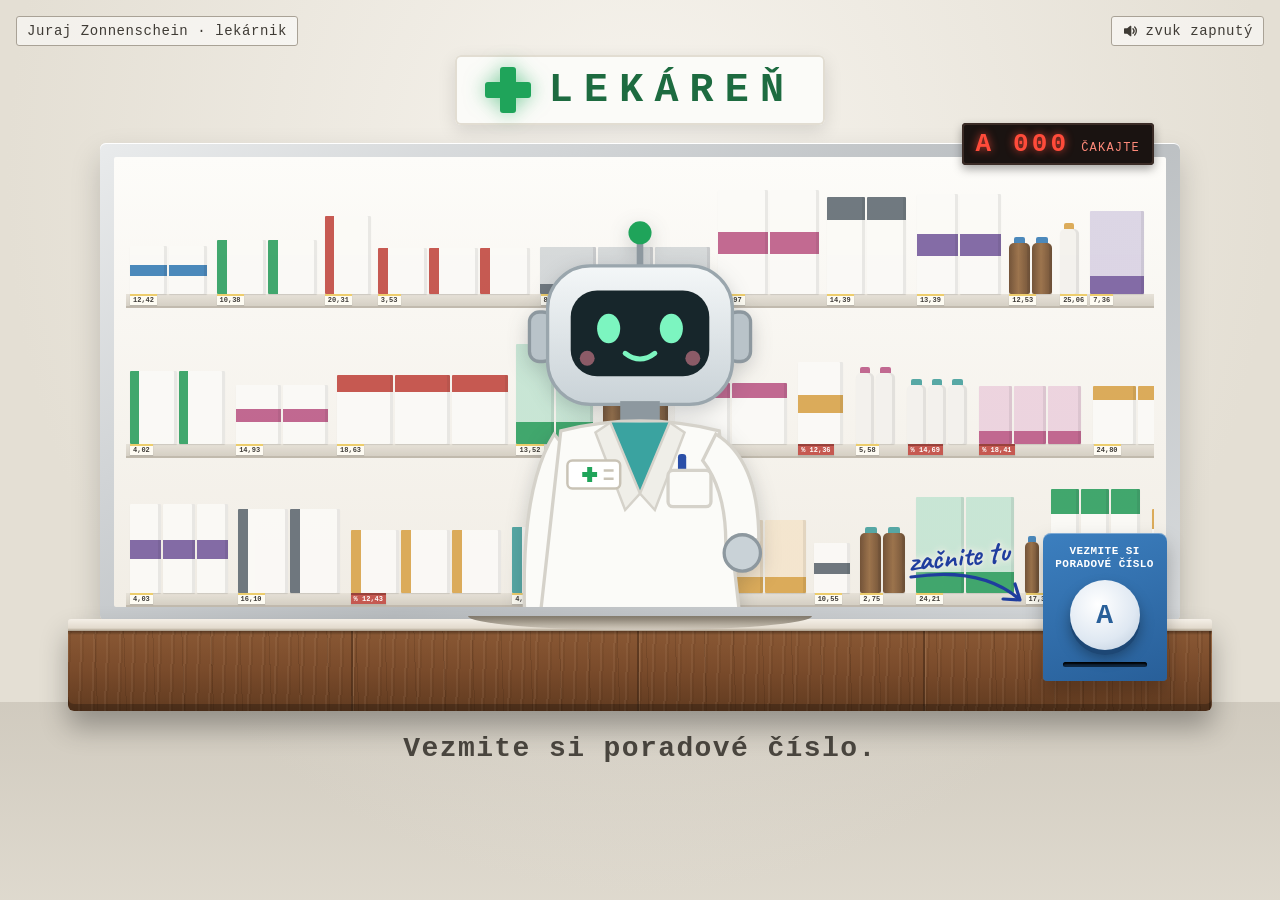
<file: index.html>
<!DOCTYPE html>
<html lang="sk">
<head>
<meta charset="utf-8">
<meta name="viewport" content="width=device-width, initial-scale=1">
<title>Ste na rade — lieková politika z prvej línie</title>
<meta name="description" content="Interaktívna stránka lekárnika o liekovej politike: dnešný doklad, problém, ktorý na ňom nevidno, a návrh, ako to zlepšiť.">
<meta name="author" content="Juraj Zonnenschein">
<link rel="canonical" href="https://jurzon.github.io/ste-na-rade/">
<meta property="og:type" content="website">
<meta property="og:locale" content="sk_SK">
<meta property="og:site_name" content="Ste na rade">
<meta property="og:title" content="Ste na rade: lieková politika z prvej línie">
<meta property="og:description" content="Interaktívna stránka lekárnika o liekovej politike: dnešný doklad, problém, ktorý na ňom nevidno, a návrh, ako to zlepšiť.">
<meta property="og:url" content="https://jurzon.github.io/ste-na-rade/">
<meta property="og:image" content="https://jurzon.github.io/ste-na-rade/karty/uvod.png">
<meta property="og:image:width" content="1200">
<meta property="og:image:height" content="630">
<meta property="og:image:alt" content="Ste na rade: dnešný doklad, problém a návrh, ako to zlepšiť">
<meta name="twitter:card" content="summary_large_image">
<link rel="icon" href="data:image/svg+xml,%3Csvg xmlns=%22http://www.w3.org/2000/svg%22 viewBox=%220 0 16 16%22%3E%3Crect x=%223%22 y=%221%22 width=%2210%22 height=%2214%22 fill=%22%23f4f1ea%22/%3E%3Crect x=%225%22 y=%227%22 width=%226%22 height=%222%22 fill=%22%23c8322a%22/%3E%3C/svg%3E">
<link rel="stylesheet" href="styl.css">
</head>
<body class="na-uvode">

<a id="podpis" class="roh roh-podpis" href="https://www.linkedin.com/in/juraj-zonnenschein" target="_blank" rel="noopener">Juraj Zonnenschein · lekárnik</a>

<button id="zvuk" class="roh roh-2" type="button" aria-pressed="true" title="Zapnúť alebo vypnúť zvuk"><svg viewBox="0 0 24 24" aria-hidden="true" fill="none" stroke="currentColor" stroke-width="2" stroke-linecap="round" stroke-linejoin="round"><path d="M4 9h4l5-4v14l-5-4H4z" fill="currentColor"/><path class="vlna" d="M16.5 8.5a5 5 0 0 1 0 7M19 6a8.5 8.5 0 0 1 0 12"/><path class="krizik" d="M17 9l5 6M22 9l-5 6"/></svg><span id="zvuk-text">zvuk zapnutý</span></button>

<!-- SCÉNA 0: lekáreň, okienko a poradové číslo -->
<section id="uvod" aria-label="Úvod">
  <div class="lekaren">
    <div class="tabula" aria-hidden="true"><span class="kriz"></span><span class="tabula-text">LEKÁREŇ</span></div>

    <div class="okno-ram">
      <div class="displej" aria-live="polite"><span class="displej-cislo" id="displej-cislo">A&nbsp;000</span><span class="displej-okienko" id="displej-okienko">čakajte</span></div>
      <div class="okno">
        <div class="regaly" id="regaly" aria-hidden="true"></div>
        <!-- robot lekárnik za tárou -->
        <svg class="robot" id="robot" viewBox="0 0 220 240" aria-hidden="true">
          <defs>
            <linearGradient id="rb-kov" x1="0" y1="0" x2="0" y2="1"><stop offset="0" stop-color="#f4f7f8"/><stop offset="1" stop-color="#c9d2d7"/></linearGradient>
          </defs>
          <g class="robot-telo">
            <line x1="110" y1="34" x2="110" y2="17" stroke="#8d989f" stroke-width="4" stroke-linecap="round"/>
            <circle class="antena" cx="110" cy="12" r="7"/>
            <rect x="43" y="60" width="14" height="30" rx="6" fill="#b9c3c9" stroke="#8d989f" stroke-width="2"/>
            <rect x="163" y="60" width="14" height="30" rx="6" fill="#b9c3c9" stroke="#8d989f" stroke-width="2"/>
            <rect x="54" y="32" width="112" height="84" rx="26" fill="url(#rb-kov)" stroke="#9aa6ad" stroke-width="2"/>
            <rect x="68" y="47" width="84" height="52" rx="16" fill="#17262b"/>
            <g class="oci">
              <g class="oci-otvorene"><ellipse class="oko" cx="91" cy="70" rx="7" ry="9"/><ellipse class="oko" cx="129" cy="70" rx="7" ry="9"/></g>
              <g class="oci-stastne"><path d="M83 74 Q91 62 99 74"/><path d="M121 74 Q129 62 137 74"/></g>
            </g>
            <path class="usta" d="M101 85 Q110 92 119 85"/>
            <circle cx="78" cy="88" r="4.5" fill="#ff8fa3" opacity=".5"/>
            <circle cx="142" cy="88" r="4.5" fill="#ff8fa3" opacity=".5"/>
            <rect x="98" y="114" width="24" height="14" fill="#8d989f"/>
            <path d="M58 134 Q38 166 40 240 L62 240 Q62 180 72 152 Z" fill="#fbfbf8" stroke="#d5d2ca" stroke-width="2"/>
            <path d="M62 132 Q110 120 158 132 L170 240 L50 240 Z" fill="#fbfbf8" stroke="#d5d2ca" stroke-width="2"/>
            <path d="M92 127 L110 170 L128 127 Z" fill="#3aa3a0"/>
            <path d="M92 127 L110 170 L101 180 L83 133 Z" fill="#efeee8" stroke="#d5d2ca" stroke-width="1.5"/>
            <path d="M128 127 L110 170 L119 180 L137 133 Z" fill="#efeee8" stroke="#d5d2ca" stroke-width="1.5"/>
            <rect x="133" y="146" width="5" height="22" rx="2" fill="#2b4fa8"/>
            <rect x="127" y="156" width="26" height="22" rx="3" fill="#fbfbf8" stroke="#d5d2ca" stroke-width="2"/>
            <rect x="66" y="150" width="32" height="17" rx="3" fill="#fff" stroke="#c9c3b6" stroke-width="1.5"/>
            <path d="M75 158.5h9M79.5 154v9" stroke="#1fa45a" stroke-width="3"/>
            <path d="M88 156h6M88 161h6" stroke="#c9c3b6" stroke-width="1.5"/>
            <g class="ruka">
              <path d="M156 134 Q182 150 182 198 L162 200 Q162 168 148 150 Z" fill="#fbfbf8" stroke="#d5d2ca" stroke-width="2"/>
              <circle cx="172" cy="206" r="11" fill="#c9d2d7" stroke="#8d989f" stroke-width="2"/>
            </g>
            <!-- zdvihnutá ruka: rameno do strany, predlaktie hore, máva sa v lakti -->
            <g class="ruka-hore">
              <path d="M152 140 L188 154" stroke="#d5d2ca" stroke-width="24" stroke-linecap="round"/>
              <path d="M152 140 L188 154" stroke="#fbfbf8" stroke-width="20" stroke-linecap="round"/>
              <g class="predlaktie">
                <path d="M188 154 L192 112" stroke="#d5d2ca" stroke-width="22" stroke-linecap="round"/>
                <path d="M188 154 L192 112" stroke="#fbfbf8" stroke-width="18" stroke-linecap="round"/>
                <circle cx="193" cy="98" r="11" fill="#c9d2d7" stroke="#8d989f" stroke-width="2"/>
              </g>
            </g>
          </g>
        </svg>
      </div>
    </div>

    <div class="pult-lekarne">
      <div class="miska-vydaj" aria-hidden="true"></div>
      <div class="automat">
        <div class="automat-stitok">Vezmite si<br>poradové číslo</div>
        <button id="zvoncek" class="automat-tlacidlo" type="button" aria-label="Vziať si poradové číslo a začať">
          <span>A</span>
        </button>
        <div class="automat-strbina" aria-hidden="true"></div>
        <div class="sem-pero" aria-hidden="true">
          <span class="sem-text">začnite tu</span>
          <svg viewBox="0 0 120 50"><path class="sem-sipka" d="M6 8 C 46 2, 86 6, 114 30"/><path class="sem-hrot" d="M98 30 L 115 31 L 110 15"/></svg>
        </div>
        <div class="poradovy-listok" id="poradovy-listok" aria-hidden="true">
          <small>LEKÁREŇ</small><b>A 001</b><small>okienko 1</small>
        </div>
      </div>
    </div>
  </div>
  <p class="ste-na-rade" id="ste-na-rade">Vezmite si poradové číslo.</p>
</section>

<!-- TLAČIAREŇ + PÁS -->
<main id="pult" hidden>
  <div class="tlaciaren" aria-hidden="true"><div class="strbina"></div></div>

  <div id="stol" class="stol">
  <article id="pas" class="pas stara" aria-live="polite">
    <!-- Scéna 1: účtenka (č. 010) -->
    <div class="r stred tlmene">LEKÁREŇ ▒▒▒▒▒▒▒▒</div>
    <div class="r stred tlmene">▒▒▒▒▒▒▒▒▒▒ ▒▒ · IČO ▒▒▒▒▒▒▒▒</div>
    <div class="r ciara"></div>
    <div class="r riadok"><button class="liek" type="button" data-liek="0" disabled>Liek na cholesterol, 90 tbl</button><span>1,76</span></div>
    <div class="r drobne">úhrada ZP 2,97</div>
    <div class="r po-hre cena-pero">stojí 4,73&nbsp;€</div>
    <div class="r riadok"><button class="liek" type="button" data-liek="1" disabled>Biologický liek, injekcia</button><span>0,00</span></div>
    <div class="r drobne"><span id="dokaz1">úhrada ZP ≈&nbsp;1&nbsp;960</span></div>
    <div class="r po-hre cena-pero drahy">stojí ≈&nbsp;1&nbsp;960&nbsp;€</div>
    <div class="r riadok tlmene"><span>zaokrúhlenie</span><span>−0,01</span></div>
    <div class="r ciara"></div>
    <div class="r velke"><span>SPOLU</span><span>1,75&nbsp;€</span></div>
    <div class="r ciara bodky"></div>

    <!-- hra: návštevník háda, ktorý liek je drahší (ťukne na riadok účtenky) -->
    <div class="r hra" id="hra">
      <div class="rukou hra-otazka">Ktorý z týchto liekov je drahší?</div>
      <div class="hra-pokyn tlmene">vyberte liek na účtenke ↑</div>
      <div class="rukou hra-odpoved" id="hra-odpoved" aria-live="polite"></div>
      <div class="pod rukou" aria-label="Dopísané perom: odnášate si lieky za takmer 2 000 eur. Vy ste zaplatili 1,75 eura, zvyšok poisťovňa.">
        <div class="ruka-1">Odnášate si lieky za takmer</div>
        <div class="ruka-2">2&nbsp;000&nbsp;€</div>
        <svg class="podciarknutie" viewBox="0 0 220 14" aria-hidden="true"><path d="M4 9 C 40 3, 80 12, 120 6 S 190 4, 216 8"/></svg>
        <div class="ruka-3">Vy ste zaplatili 1,75&nbsp;€, zvyšok poisťovňa.</div>
      </div>
    </div>

    <div class="r po-odkryti stred tlmene drobne-pozn">↑ dopísané perom. Hodnotu liekov doklad neuvádza, úhradu poisťovne len drobným písmom.</div>
    <div class="trhanie" aria-hidden="true"></div>
  </article>

  <!-- Správna účtenka (návrh z č. 010) -->
  <article id="pas2" class="pas novy" hidden>
    <div class="r rukou odozva" id="odozva1"></div>
    <div class="r stred maly cerveny">Takto by mohla vyzerať</div>
    <div class="r stred tlmene">LEKÁREŇ ▒▒▒▒▒▒▒▒</div>
    <div class="r ciara"></div>
    <div class="r riadok"><span>Liek na cholesterol, 90 tbl</span><span>4,73</span></div>
    <div class="r riadok"><span>Biologický liek, injekcia</span><span>≈&nbsp;1&nbsp;960</span></div>
    <div class="r ciara"></div>
    <div class="r suma"><span>Hodnota liekov</span><b>≈&nbsp;1&nbsp;960&nbsp;€</b></div>
    <div class="r suma hlavna"><span>Uhradila vaša poisťovňa</span><b>≈&nbsp;1&nbsp;960&nbsp;€</b></div>
    <div class="r suma"><span>Váš doplatok</span><b>1,76&nbsp;€</b></div>
    <div class="r ciara bodky"></div>
    <div class="r stred">Vaše dnešné lieky z 99,9&nbsp;% zaplatilo verejné zdravotné poistenie. Odvody všetkých poistencov, aj vaše.</div>
    <div class="r zdroj">Zdroj: skutočný doklad z lekárne, október 2026, anonymizovaný, sumy biologického lieku zaokrúhlené.</div>
    <div class="r ciara bodky"></div>
    <div class="r stred dalsi"><button class="dalsi-btn" id="na-scenu2" type="button">Ďalší, prosím ›</button></div>
    <div class="trhanie" aria-hidden="true"></div>
  </article>
  </div>

  <!-- SCÉNA 2: 1 cent za 5 centov (č. 001) -->
  <div id="stol2" class="stol" hidden>
  <article id="pas3" class="pas stara" aria-live="polite">
    <div class="r stred tlmene">LEKÁREŇ ▒▒▒▒▒▒▒▒</div>
    <div class="r ciara"></div>
    <div class="r riadok"><span>Výživa na lekársky predpis</span><span>0,01</span></div>
    <div class="r drobne">úhrada ZP 37,40</div>
    <div class="r ciara"></div>
    <div class="r velke"><span>DOPLATOK</span><span>0,01&nbsp;€</span></div>
    <div class="r ciara bodky"></div>
    <div class="r stred maly">platba v hotovosti</div>

    <div class="r po-minci riadok"><span>zaokrúhlenie</span><span>+0,04</span></div>
    <div class="r po-minci velke"><span>HOTOVOSŤ</span><span>0,05&nbsp;€</span></div>
    <div class="r po-platbe riadok"><span>prijaté</span><span id="prijate">0,05</span></div>
    <div class="r po-platbe riadok tlmene"><span>vrátené</span><span id="vratene">0,00</span></div>
    <div class="r po-platbe rukou poznamka-pero">doplatok 1 cent, zaplatené 5 centov</div>
    <div class="r po-platbe stred dalsi"><button class="dalsi-btn" id="vynimka" type="button">Je to výnimka?</button></div>

    <div class="r po-vynimke stred maly">všetky lieky s doplatkom v zozname</div>
    <div class="r po-vynimke bodky-graf"><canvas id="bodky" role="img" aria-label="2 455 bodiek: 1 944 plných a 511 prázdnych"></canvas></div>
    <div class="r po-vynimke stred legenda">● nekončí na 0 ani 5 centov &nbsp; ○ končí</div>
    <div class="r po-vynimke stred obrovske-cierne"><span id="dokaz2">79&nbsp;%</span></div>
    <div class="r po-vynimke stred">doplatkov sa v hotovosti nedá zaplatiť presne<br>(1&nbsp;944 z 2&nbsp;455 liekov).</div>
    <div class="r po-vynimke stred tlmene">48 liekov má doplatok pod 10 centov.</div>
    <div class="r po-vynimke zdroj">Zdroj: zoznam kategorizovaných liekov MZ SR k 1. 11. 2026, lieky na recept v lekárni. Bloček z lekárne, október 2026.</div>
    <div class="trhanie" aria-hidden="true"></div>
  </article>

  <article id="pas4" class="pas novy" hidden>
    <div class="r rukou odozva" id="odozva2"></div>
    <div class="r stred maly cerveny">Takto by to mohlo byť</div>
    <div class="r stred tlmene">LEKÁREŇ ▒▒▒▒▒▒▒▒</div>
    <div class="r ciara"></div>
    <div class="r riadok"><span>Výživa na lekársky predpis</span><span>0,00</span></div>
    <div class="r ciara"></div>
    <div class="r velke cerveny"><span>DOPLATOK</span><span>0,00&nbsp;€</span></div>
    <div class="r ciara bodky"></div>
    <div class="r navrh-riadok"><b>1.</b> Doplatok v zozname je vždy násobkom 5 centov.</div>
    <div class="r navrh-riadok"><b>2.</b> Doplatok pod 0,10&nbsp;€ je 0&nbsp;€.</div>
    <div class="r stred">Zaokrúhli sa raz, v zozname. Nie každý deň pri tisíckach pokladní. V hotovosti aj kartou rovnaká suma.</div>
    <div class="r ciara bodky"></div>
    <div class="r stred dalsi"><button class="dalsi-btn" id="na-scenu3" type="button">Ďalší, prosím ›</button></div>
    <div class="trhanie" aria-hidden="true"></div>
  </article>
  </div>

  <!-- SCÉNA 3: Tá istá tableta, dve ceny (č. 012) -->
  <div id="stol3" class="stol" hidden>
  <!-- na začiatku len hlavička „Praktický reexport“; zvyšok sa dotlačí po prevoze cez hranicu -->
  <article id="pas5" class="pas stara" aria-live="polite">
    <div class="r stred tlmene">LEKÁREŇ ▒▒▒▒▒▒▒▒</div>
    <div class="r ciara"></div>
    <div class="r stred titul">PRAKTICKÝ REEXPORT</div>
    <div class="r ciara bodky"></div>
    <div class="r po-hranici riadok"><b>JARDIANCE 10 mg tbl flm 90x10 mg</b></div>
    <div class="r po-hranici drobne">liek na cukrovku, srdce a obličky</div>
    <div class="r po-hranici ciara"></div>
    <div class="r po-hranici riadok"><span>množstvo</span><span><span id="tab-polozka">1 tableta</span><button class="info" type="button" aria-expanded="false" aria-controls="pozn-cena" aria-label="Aká cena sa porovnáva">i</button></span></div>
    <div class="r po-hranici drobne info-pozn" id="pozn-cena" hidden>oficiálna cena bez DPH, vrátane prirážok</div>
    <div class="r po-hranici ciara"></div>
    <div class="r po-hranici velke" id="tab-sk-riadok"><span>SLOVENSKO</span><span id="tab-sk">1,32&nbsp;€</span></div>
    <div class="r po-hranici velke" id="tab-de-riadok"><span>NEMECKO</span><span id="tab-de">1,99&nbsp;€</span></div>
    <div class="r po-hranici ciara bodky"></div>
    <div class="r po-hranici velke cerveny" id="tab-roz-riadok"><span>ROZDIEL</span><span id="tab-roz">+0,67&nbsp;€</span></div>
    <div class="r po-hranici rukou poznamka-pero">Na tomto rozdiele stojí reexport.</div>
    <div class="r po-hranici ciara"></div>
    <div class="r po-hranici stred maly" id="tab-otazka">ale je 1,32 € skutočná cena?</div>
    <div class="r po-hranici stred">Pri chorobe obličiek platí neverejná zmluva so zľavou.</div>
    <!-- žreb: návštevník zotrie, aká je skutočná cena; pod striebrom je TAJNÉ -->
    <div class="r po-hranici velke stred-velke">SKUTOČNÁ CENA</div>
    <div class="r po-hranici s-losom">
      <span class="los" id="los"><span class="los-pod" aria-hidden="true">TAJNÉ</span><canvas id="los-vrstva" aria-hidden="true"></canvas>
        <button id="los-odkryt" class="los-odkryt" type="button">Odkryť skutočnú cenu</button></span></div>
    <div class="r po-hranici stred tlmene drobne-pozn" id="los-pokyn">zotrite strieborné pole ako žreb</div>
    <div class="r po-pruhu rukou poznamka-pero">Výška zľavy je v dokumentoch začiernená. Pacient ju na účtenke nenájde a verejnosť sa ju nedozvie.</div>
    <div class="r po-pruhu zdroj">Zdroj: zoznam kategorizovaných liekov MZ SR k 1. 10. 2026 (90 tbl 124,88 € s 5 % DPH), DocMorris 15. 10. 2026 (100 tbl 236,43 € s 19 % DPH), rozhodnutie MZ SR R 9021.</div>
    <div class="trhanie" aria-hidden="true"></div>
  </article>

  <article id="pas6" class="pas novy" hidden>
    <div class="r rukou odozva" id="odozva3"></div>
    <div class="r stred maly cerveny">Takto by to mohlo byť</div>
    <div class="r stred tlmene">LEKÁREŇ ▒▒▒▒▒▒▒▒</div>
    <div class="r ciara"></div>
    <div class="r riadok"><span id="tab-polozka2">Jardiance 10 mg · 1 tableta</span></div>
    <div class="r ciara"></div>
    <div class="r velke cerveny stred-velke">JEDNA CENA PRE EÚ</div>
    <div class="r ciara bodky"></div>
    <div class="r navrh-riadok"><b>1.</b> Ceny liekov vyjednávať spoločne za celú EÚ, nie 27 tajných dohôd.</div>
    <div class="r navrh-riadok"><b>2.</b> Kým sa štáty dohodnú: doma zverejniť ročný súhrn, koľko ušetrili všetky dôverné zmluvy spolu.</div>
    <div class="r ciara bodky"></div>
    <div class="r stred dalsi"><button class="dalsi-btn" id="na-scenu4" type="button">Ďalší, prosím ›</button></div>
    <div class="trhanie" aria-hidden="true"></div>
  </article>
  </div>

  <div id="hranica" class="platba hranica" hidden>
    <p class="pokyn rukou" id="hranica-pokyn">Koľko chcete previezť cez hranicu?</p>
    <div class="mnozstva" role="group" aria-label="Množstvo">
      <button class="mnozstvo" type="button" data-m="tableta">1 tabletu<small>Jardiance 10 mg</small></button>
      <button class="mnozstvo" type="button" data-m="balenie">1 balenie<small>90 tabliet</small></button>
      <button class="mnozstvo" type="button" data-m="dodavka">100 balení<small>9 000 tabliet</small></button>
    </div>
    <div class="ceny-hranica" aria-live="polite">
      <div class="cena-strana sk"><small>Slovensko</small><b id="cena-sk">–</b></div>
      <div class="cena-strana de"><small>Nemecko</small><b id="cena-de">–</b></div>
    </div>
    <div class="trat" id="trat">
      <span class="oval vlavo" aria-hidden="true">SK</span>
      <span class="ciara-hranice" aria-hidden="true"></span>
      <span class="oval vpravo" aria-hidden="true">D</span>
      <button class="naklad" id="naklad" type="button" hidden></button>
    </div>
    <div class="rozdiel" id="rozdiel" aria-live="polite"><div class="rozdiel-hlava"><small id="rozdiel-popis">rozdiel za to isté</small><button class="info" id="rozdiel-info" type="button" aria-expanded="false" aria-controls="rozdiel-pozn" aria-label="Aké ceny sa porovnávajú">i</button></div><b id="rozdiel-suma">0,00&nbsp;€</b><small class="tlmene info-pozn" id="rozdiel-pozn" hidden>oficiálne ceny bez DPH vrátane prirážok, nie zisk reexportéra</small></div>
    <div class="hranica-dalej" id="hranica-dalej" hidden><button class="pokracuj" id="hranica-pokracuj" type="button">Pokračovať ›</button></div>
  </div>

  <!-- SCÉNA 4: Liek v boxe (č. 013) -->
  <div id="stol4" class="stol" hidden>
  <article id="pas7" class="pas stara" aria-live="polite">
    <div class="r stred tlmene">E-SHOP LEKÁRNE ▒▒▒▒▒▒</div>
    <div class="r stred maly">objednávka</div>
    <div class="r ciara"></div>
    <div class="r riadok"><span>Paralen 500, 1 balenie</span></div>
    <div class="r drobne">uchovávajte pri teplote do 25&nbsp;°C</div>
    <div class="r ciara"></div>
    <div class="r riadok"><span>doprava</span><span>výdajný box</span></div>
    <div class="r riadok tlmene"><span>uloženie v boxe</span><span>až 2 dni</span></div>
    <div class="r ciara bodky"></div>

    <div class="r po-lete stred maly">leto 2026</div>
    <div class="r po-lete stred">Tretie najteplejšie leto od roku 1931.</div>
    <div class="r po-lete velke leto-riadok"><span>NAD 30&nbsp;°C<button class="info" type="button" aria-expanded="false" aria-controls="pozn-hurbanovo" aria-label="Kde sa meralo">i</button></span><span>56&nbsp;dní</span></div>
    <div class="r po-lete drobne info-pozn" id="pozn-hurbanovo" hidden>Hurbanovo, počet dní</div>
    <div class="r po-lete velke leto-riadok"><span>MAX.</span><span>42,2&nbsp;°C</span></div>
    <div class="r po-lete drobne">6. 8. 2026, Dolné Plachtince, v tieni, rekord SR</div>
    <div class="r po-lete ciara bodky"></div>
    <div class="r po-lete stred maly">záznam teploty za deň</div>
    <div class="r po-lete velke leto-riadok"><span>V LEKÁRNI</span><span>12×</span></div>
    <div class="r po-lete drobne">kalibrovaný teplomer, aspoň každé 2 hodiny</div>
    <div class="r po-lete velke leto-riadok s-pruhom"><span>V BOXE</span><span id="dokaz4">0×</span></div>
    <div class="r po-lete zdroj">Zdroj: SHMÚ, zhodnotenie leta 2026; vyhláška 129/2012 Z. z. § 30; vyhláška 21/2012 Z. z. § 5; písomná informácia Paralen 500.</div>
    <div class="trhanie" aria-hidden="true"></div>
  </article>

  <article id="pas8" class="pas novy" hidden>
    <div class="r rukou odozva" id="odozva4"></div>
    <div class="r stred maly cerveny">Takto by to mohlo byť</div>
    <div class="r stred tlmene">E-SHOP LEKÁRNE ▒▒▒▒▒▒</div>
    <div class="r ciara"></div>
    <div class="r riadok"><span>Paralen 500, 1 balenie</span></div>
    <div class="r drobne">uchovávajte pri teplote do 25&nbsp;°C</div>
    <div class="r ciara"></div>
    <div class="r velke cerveny"><span>TEPLOTA</span><span>ZAZNAMENANÁ</span></div>
    <div class="r ciara bodky"></div>
    <div class="r navrh-riadok"><b>1.</b> Liek s teplotnou požiadavkou posielať len so záznamom teploty. Stačí jednorazový teplotný indikátor v zásielke.</div>
    <div class="r navrh-riadok"><b>2.</b> Lieky do výdajných boxov neposielať. Doplniť to do vyhlášky.</div>
    <div class="r navrh-riadok"><b>3.</b> Pri kontrole internetového výdaja kontrolovať aj prepravu, nielen lekáreň.</div>
    <div class="r ciara bodky"></div>
    <div class="r stred">Ďakujeme. Boli ste posledný v rade.</div>
    <div class="r stred dalsi"><button class="dalsi-btn" id="na-recept" type="button">Váš recept ›</button></div>
    <div class="trhanie" aria-hidden="true"></div>
  </article>
  </div>

  <div id="leto" class="platba leto" hidden>
    <p class="pokyn rukou" id="leto-pokyn">Podržte tlačidlo. Leto 2026 začína.</p>
    <div class="leto-scena">
      <div class="box" aria-hidden="true">
        <div class="dvierka"></div><div class="dvierka"></div><div class="dvierka"></div>
        <div class="dvierka otvorene"><span class="balenie">Paralen<br><small>do 25 °C</small></span></div>
        <div class="dvierka"></div><div class="dvierka"></div>
        <div class="box-stitok">VÝDAJNÝ BOX</div>
      </div>
      <div class="teplomer" aria-hidden="true">
        <div class="stupnica"><span style="bottom:calc(25/45*100%)">25</span><span style="bottom:calc(40/45*100%)">40</span></div>
        <div class="hranica-letaku" style="bottom:calc(25/45*100%)"><i>leták</i></div>
        <div class="rtut" id="rtut"></div>
      </div>
    </div>
    <div class="leto-udaje">
      <!-- trhací kalendár: dni sa otáčajú od 1. júna po 6. augusta -->
      <div class="kalendar" aria-hidden="true"><small id="leto-mesiac">jún</small><b id="leto-den">1</b><span class="kal-rok">2026</span></div>
      <div class="leto-tepl"><small>vonku v tieni<button class="info" type="button" aria-expanded="false" aria-controls="leto-pozn" aria-label="O priebehu teploty">i</button></small><b id="leto-teplota">18,0&nbsp;°C</b></div>
    </div>
    <p class="leto-pozn info-pozn" id="leto-pozn" hidden>priebeh je ilustračný · skutočné maximum 42,2&nbsp;°C, 6. 8. 2026 (SHMÚ)</p>
    <button class="podrzte" id="podrzte" type="button">podržte</button>
  </div>

  <!-- ZÁVER: váš recept -->
  <div id="stol5" class="stol" hidden>
  <article id="pas9" class="pas recept" aria-live="polite">
    <div class="r stred maly">váš recept</div>
    <div class="r stred tlmene drobne-pozn">Poskladaný z toho, ako ste hrali. Nikam sa neposiela.</div>
    <div class="r ciara"></div>
    <div class="r recept-obraz"><canvas id="plagat" width="1080" height="1350" role="img" aria-label="Váš recept: diagnóza podľa vašej hry, pečiatky a štyri návrhy lekárnika"></canvas></div>
    <div class="r ciara bodky"></div>
    <div class="r stred dalsi"><button class="dalsi-btn" id="stiahni" type="button">Stiahnuť plagát (PNG)</button></div>
    <div class="r stred drobne-pozn">Celé príspevky: <a href="https://www.linkedin.com/in/juraj-zonnenschein" target="_blank" rel="noopener">LinkedIn</a> · <a href="https://x.com/jurzon" target="_blank" rel="noopener">X</a></div>
    <div class="r stred dalsi"><button class="dalsi-btn tichsie" id="znova" type="button">Ešte raz od začiatku</button></div>
    <div class="trhanie" aria-hidden="true"></div>
  </article>
  </div>

  <div id="platba" class="platba" hidden>
    <p class="pokyn rukou" id="pokyn">Zaplaťte doplatok 0,01&nbsp;€. Kliknite na mincu.</p>
    <div class="mince" role="group" aria-label="Mince">
      <button class="minca medena" data-c="1" type="button" aria-label="1 cent"><b>1</b><i>cent</i></button>
      <button class="minca medena" data-c="2" type="button" aria-label="2 centy"><b>2</b><i>centy</i></button>
      <button class="minca medena" data-c="5" type="button" aria-label="5 centov"><b>5</b><i>centov</i></button>
      <button class="minca zlta" data-c="10" type="button" aria-label="10 centov"><b>10</b><i>centov</i></button>
    </div>
    <div class="miska" aria-live="polite"><span class="v-miske" id="v-miske"></span><span class="suma-misky" id="suma-misky">0,00&nbsp;€</span></div>
  </div>
</main>

<!-- CHVÍĽA TICHA: reflektor, veta perom, pečiatka -->
<div id="reflektor" class="reflektor" hidden aria-hidden="true"></div>
<p id="ticho-veta" class="ticho-veta rukou" hidden></p>
<div id="ticho-ovladanie" class="ticho-ovladanie" hidden>
  <p>Kliknite na doklad a opečiatkujte ho.</p>
  <button id="peciatkuj" type="button">opečiatkovať</button>
</div>

<!-- MEDZIOBRAZOVKA: otáznik a lístky s nápadmi -->
<div id="medzi" class="medzi" hidden role="dialog" aria-modal="true" aria-labelledby="medzi-otazka">
  <svg class="otaznik" viewBox="0 0 200 240" aria-hidden="true">
    <path class="otaznik-tah" d="M58 78 C 52 30, 110 14, 138 42 C 166 70, 150 104, 118 120 C 98 130, 96 146, 98 168"/>
    <path class="otaznik-bod" d="M97 204 c 3 -4, 8 -2, 6 3 c -2 4, -8 3, -6 -3"/>
  </svg>
  <p id="medzi-otazka" class="otazka rukou"></p>
  <div class="listky" id="listky"></div>
  <p class="medzi-pozn">Vyberte jeden lístok. Nikam sa neposiela, ostáva len vo vašom prehliadači.</p>
</div>

<!-- LEN FAKTY -->

<script src="skript.js"></script>
</body>
</html>
</file>
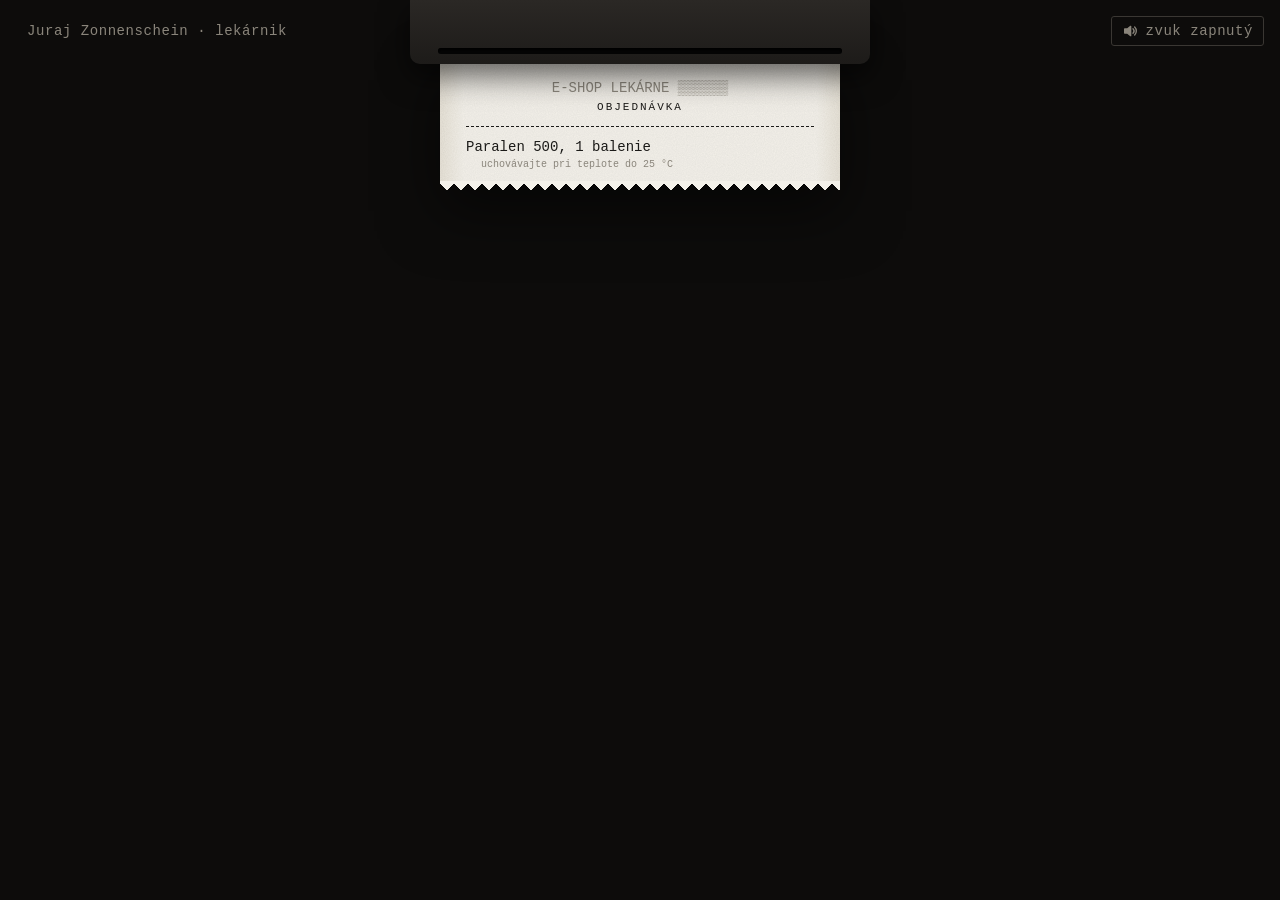
<file: box/index.html>
<!DOCTYPE html>
<html lang="sk">
<head>
<meta charset="utf-8">
<meta name="viewport" content="width=device-width, initial-scale=1">
<title>Liek v boxe · Ste na rade</title>
<meta name="description" content="Vo výdajnom boxe teplotu nezapisuje nikto. Interaktívna scéna lekárnika, s návrhom riešenia.">
<meta name="author" content="Juraj Zonnenschein">
<link rel="canonical" href="https://jurzon.github.io/ste-na-rade/box/">
<meta property="og:type" content="website">
<meta property="og:locale" content="sk_SK">
<meta property="og:site_name" content="Ste na rade">
<meta property="og:title" content="Liek v boxe · Ste na rade">
<meta property="og:description" content="Vo výdajnom boxe teplotu nezapisuje nikto. Interaktívna scéna lekárnika, s návrhom riešenia.">
<meta property="og:url" content="https://jurzon.github.io/ste-na-rade/box/">
<meta property="og:image" content="https://jurzon.github.io/ste-na-rade/karty/box.png">
<meta property="og:image:width" content="1200">
<meta property="og:image:height" content="630">
<meta property="og:image:alt" content="Leták: do 25 °C Leto: 42,2 °C. Vo výdajnom boxe teplotu nezapisuje nikto.">
<meta name="twitter:card" content="summary_large_image">
<script>location.replace("../#box");</script>
</head>
<body>
<p><a href="../#box">Liek v boxe: otvoriť scénu</a></p>
</body>
</html>
</file>
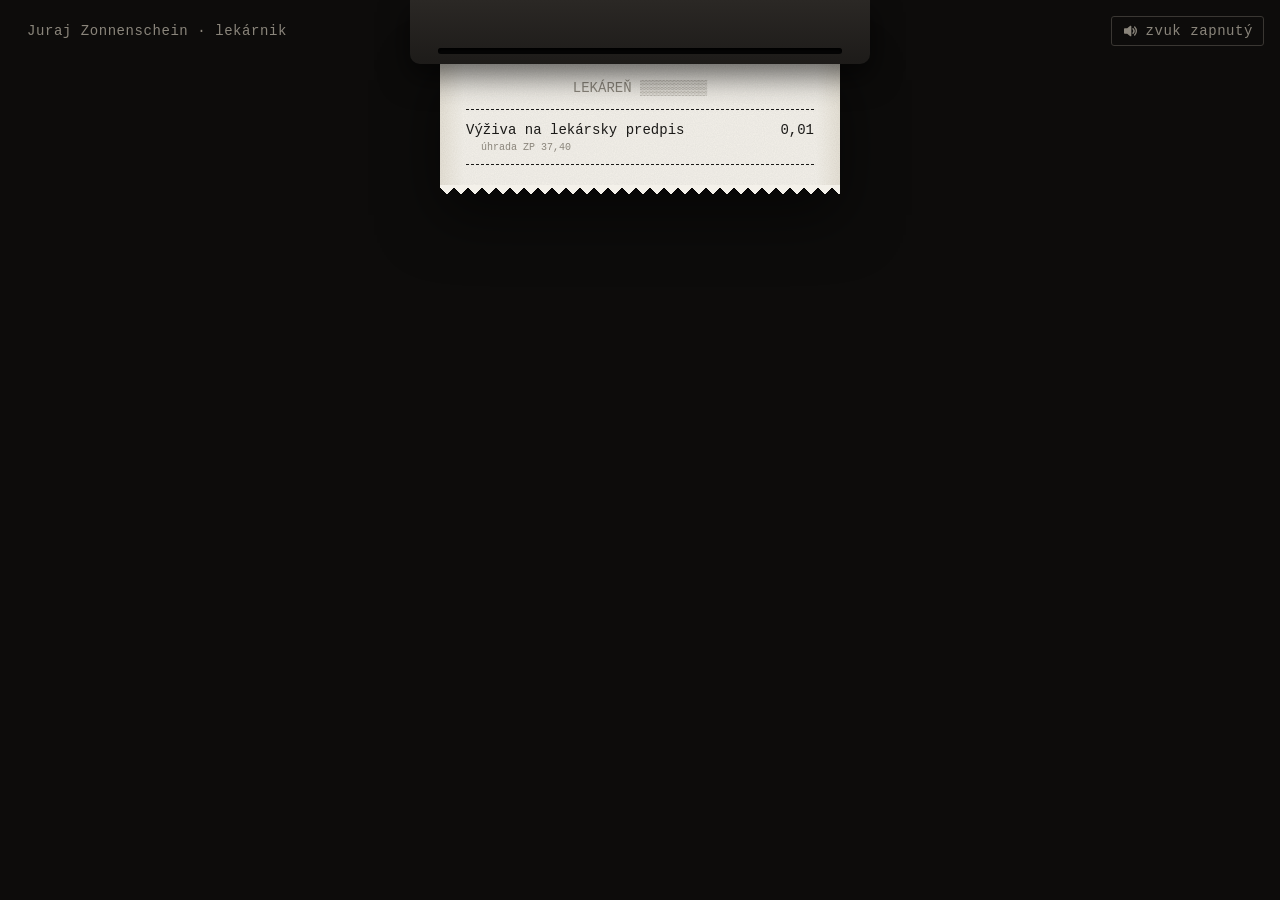
<file: cent/index.html>
<!DOCTYPE html>
<html lang="sk">
<head>
<meta charset="utf-8">
<meta name="viewport" content="width=device-width, initial-scale=1">
<title>1 cent za 5 centov · Ste na rade</title>
<meta name="description" content="79 % doplatkov sa v hotovosti nedá zaplatiť presne. Interaktívna scéna lekárnika, s návrhom riešenia.">
<meta name="author" content="Juraj Zonnenschein">
<link rel="canonical" href="https://jurzon.github.io/ste-na-rade/cent/">
<meta property="og:type" content="website">
<meta property="og:locale" content="sk_SK">
<meta property="og:site_name" content="Ste na rade">
<meta property="og:title" content="1 cent za 5 centov · Ste na rade">
<meta property="og:description" content="79 % doplatkov sa v hotovosti nedá zaplatiť presne. Interaktívna scéna lekárnika, s návrhom riešenia.">
<meta property="og:url" content="https://jurzon.github.io/ste-na-rade/cent/">
<meta property="og:image" content="https://jurzon.github.io/ste-na-rade/karty/cent.png">
<meta property="og:image:width" content="1200">
<meta property="og:image:height" content="630">
<meta property="og:image:alt" content="1 cent za 5 centov. 79 % doplatkov sa v hotovosti nedá zaplatiť presne.">
<meta name="twitter:card" content="summary_large_image">
<script>location.replace("../#cent");</script>
</head>
<body>
<p><a href="../#cent">1 cent za 5 centov: otvoriť scénu</a></p>
</body>
</html>
</file>
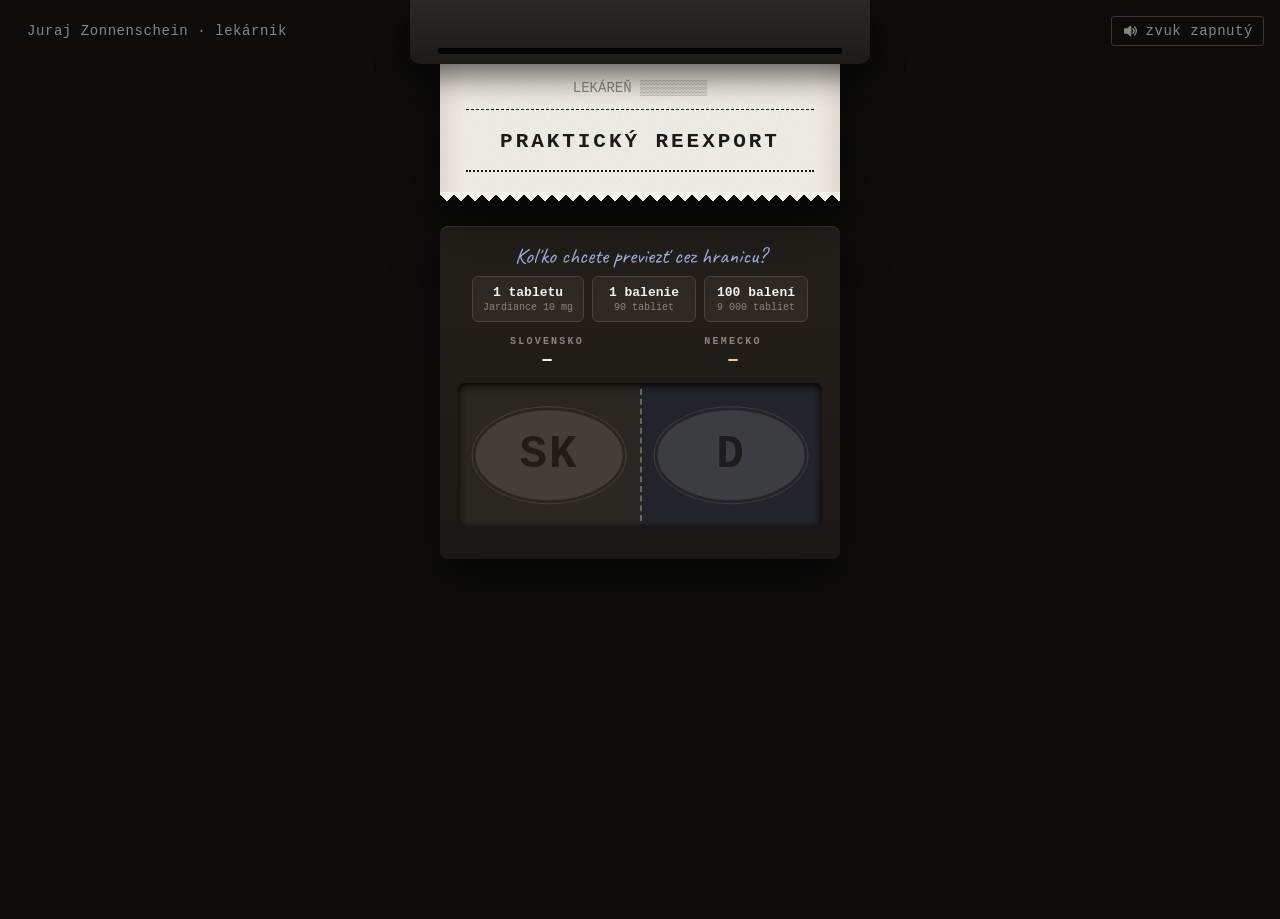
<file: tableta/index.html>
<!DOCTYPE html>
<html lang="sk">
<head>
<meta charset="utf-8">
<meta name="viewport" content="width=device-width, initial-scale=1">
<title>Tá istá tableta, dve ceny · Ste na rade</title>
<meta name="description" content="Tá istá tableta. A pri jednej diagnóze ešte tajná zľava. Interaktívna scéna lekárnika, s návrhom riešenia.">
<meta name="author" content="Juraj Zonnenschein">
<link rel="canonical" href="https://jurzon.github.io/ste-na-rade/tableta/">
<meta property="og:type" content="website">
<meta property="og:locale" content="sk_SK">
<meta property="og:site_name" content="Ste na rade">
<meta property="og:title" content="Tá istá tableta, dve ceny · Ste na rade">
<meta property="og:description" content="Tá istá tableta. A pri jednej diagnóze ešte tajná zľava. Interaktívna scéna lekárnika, s návrhom riešenia.">
<meta property="og:url" content="https://jurzon.github.io/ste-na-rade/tableta/">
<meta property="og:image" content="https://jurzon.github.io/ste-na-rade/karty/tableta.png">
<meta property="og:image:width" content="1200">
<meta property="og:image:height" content="630">
<meta property="og:image:alt" content="SK 1,32 € DE 1,99 €. Tá istá tableta. A pri jednej diagnóze ešte tajná zľava.">
<meta name="twitter:card" content="summary_large_image">
<script>location.replace("../#tableta");</script>
</head>
<body>
<p><a href="../#tableta">Tá istá tableta, dve ceny: otvoriť scénu</a></p>
</body>
</html>
</file>
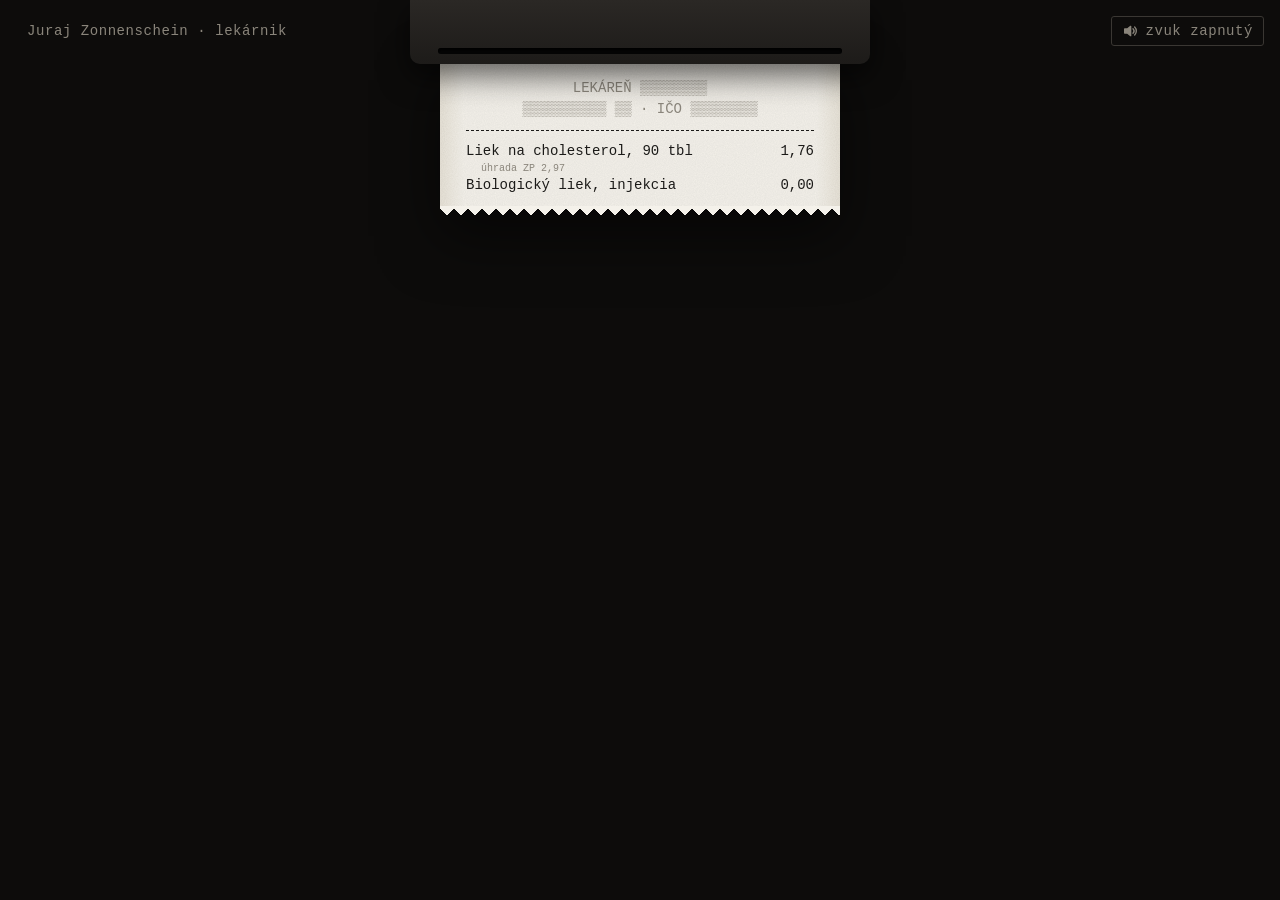
<file: uctenka/index.html>
<!DOCTYPE html>
<html lang="sk">
<head>
<meta charset="utf-8">
<meta name="viewport" content="width=device-width, initial-scale=1">
<title>Najväčšie číslo dostalo najmenšie písmo · Ste na rade</title>
<meta name="description" content="To druhé číslo na účtenke takmer nevidno. Interaktívna scéna lekárnika, s návrhom riešenia.">
<meta name="author" content="Juraj Zonnenschein">
<link rel="canonical" href="https://jurzon.github.io/ste-na-rade/uctenka/">
<meta property="og:type" content="website">
<meta property="og:locale" content="sk_SK">
<meta property="og:site_name" content="Ste na rade">
<meta property="og:title" content="Najväčšie číslo dostalo najmenšie písmo · Ste na rade">
<meta property="og:description" content="To druhé číslo na účtenke takmer nevidno. Interaktívna scéna lekárnika, s návrhom riešenia.">
<meta property="og:url" content="https://jurzon.github.io/ste-na-rade/uctenka/">
<meta property="og:image" content="https://jurzon.github.io/ste-na-rade/karty/uctenka.png">
<meta property="og:image:width" content="1200">
<meta property="og:image:height" content="630">
<meta property="og:image:alt" content="Zaplatené 1,75 € Poisťovňa ≈ 1 960 €. To druhé číslo na účtenke takmer nevidno.">
<meta name="twitter:card" content="summary_large_image">
<script>location.replace("../#uctenka");</script>
</head>
<body>
<p><a href="../#uctenka">Najväčšie číslo dostalo najmenšie písmo: otvoriť scénu</a></p>
</body>
</html>
</file>
<file: styl.css>
/* Caveat (SIL OFL 1.1, pisma/OFL.txt) — lokálne, bez Google Fonts */
@font-face { font-family: "Caveat"; font-style: normal; font-weight: 400 700; font-display: swap;
  src: url(pisma/caveat-latin-ext.woff2) format("woff2");
  unicode-range: U+0100-02BA, U+02BD-02C5, U+02C7-02CC, U+02CE-02D7, U+02DD-02FF, U+0304, U+0308, U+0329, U+1D00-1DBF, U+1E00-1E9F, U+1EF2-1EFF, U+2020, U+20A0-20AB, U+20AD-20C4, U+2113, U+2C60-2C7F, U+A720-A7FF; }
@font-face { font-family: "Caveat"; font-style: normal; font-weight: 400 700; font-display: swap;
  src: url(pisma/caveat-latin.woff2) format("woff2");
  unicode-range: U+0000-00FF, U+0131, U+0152-0153, U+02BB-02BC, U+02C6, U+02DA, U+02DC, U+0304, U+0308, U+0329, U+2000-206F, U+20AC, U+2122, U+2191, U+2193, U+2212, U+2215, U+FEFF, U+FFFD; }

/* „Ste na rade“ — termopapier, čierna tlač, jedna červená. */
:root {
  --noc: #0d0c0b;
  --papier: #f4f1ea;
  --papier-tien: #e6e1d6;
  --tlac: #1b1a18;
  --tlmene: #8a857b;
  --cervena: #c8322a;
  --pero: #1f3d9e;
  --peciatka: #5b3a9a;
  --teplo: #e08a3c;
  --rukopis: "Caveat", "Ink Free", "Segoe Print", "Bradley Hand", "Noteworthy", "Chalkboard SE", "Comic Sans MS", cursive;
  --svetlo: #ffd9a0;
  --mono: ui-monospace, "Cascadia Mono", "Consolas", "Courier New", monospace;
}
* { box-sizing: border-box; }
[hidden] { display: none !important; }
body.na-uvode { overflow: hidden; }
html, body { margin: 0; background: var(--noc); color: var(--papier); }
body { font-family: var(--mono); min-height: 100vh; overflow-x: hidden; }

/* ---------- rohové tlačidlá ---------- */
.roh {
  position: fixed; top: 16px; right: 16px; z-index: 50;
  font: 14px var(--mono); letter-spacing: .04em;
  background: transparent; color: var(--tlmene);
  border: 1px solid #3a3733; border-radius: 3px; padding: 6px 10px; cursor: pointer;
}
.roh-2 { right: 16px; } /* zvuk: jediné tlačidlo vpravo hore */
.roh-podpis, body.na-uvode .roh-podpis { right: auto; left: 16px; border-color: transparent; text-decoration: none; }
.roh:hover, .roh:focus-visible { color: var(--papier); border-color: var(--papier); outline: none; }

/* ---------- scéna 0: lekáreň, okienko a poradové číslo ---------- */
body { transition: background-color 1.2s ease; }
body.na-uvode { background: #ebe7de; color: #2a2723; }
body.na-uvode .roh { color: #3f3b35; border-color: #a9a296; background: rgba(255,255,255,.55); }
body.na-uvode .roh:hover, body.na-uvode .roh:focus-visible { color: #1b1a18; border-color: #1b1a18; }
#uvod {
  /* pult stojí na čiare podlahy (78 % výšky): obsah sa skladá odspodu,
     pod pultom ostáva len veta (~62 px) */
  min-height: 100vh; display: grid; justify-items: center; align-content: end; gap: 22px;
  padding: 30px 16px max(24px, calc(22vh - 62px));
  background:
    linear-gradient(transparent 78%, rgba(120,110,95,.18) 78%, rgba(120,110,95,.05)),
    radial-gradient(ellipse at 50% 20%, #f7f4ee, #e4dfd4 70%);
  transition: opacity .9s ease, transform 1.2s cubic-bezier(.6, 0, .2, 1);
}
#uvod.odchod { opacity: 0; transform: scale(1.7) translateY(4%); pointer-events: none; }
.lekaren { width: min(92vw, 1080px); display: grid; justify-items: center; }

/* tabuľa so zeleným krížom */
.tabula {
  display: flex; align-items: center; gap: 18px; padding: 12px 30px; margin-bottom: 18px;
  background: #fbfbf8; border-radius: 6px; box-shadow: 0 6px 18px rgba(0,0,0,.12), inset 0 0 0 2px #e2ddd2;
}
.kriz {
  --k: clamp(34px, 6vw, 46px); width: var(--k); height: var(--k); position: relative; filter: drop-shadow(0 0 10px rgba(30,170,90,.55));
  animation: kriz-svieti 3s ease-in-out infinite;
}
.kriz::before, .kriz::after { content: ""; position: absolute; background: #1fa45a; border-radius: 3px; }
.kriz::before { left: 33%; right: 33%; top: 0; bottom: 0; }
.kriz::after { top: 33%; bottom: 33%; left: 0; right: 0; }
@keyframes kriz-svieti { 50% { filter: drop-shadow(0 0 16px rgba(30,170,90,.8)); } }
.tabula-text { font: 800 clamp(26px, 5vw, 40px) var(--mono); letter-spacing: .28em; color: #1d6b40; }

/* okno v hliníkovom ráme */
.okno-ram {
  position: relative; width: 100%; padding: 14px; border-radius: 6px;
  background: linear-gradient(145deg, #e9ebec, #b9bdc0 55%, #d7dadc);
  box-shadow: 0 14px 30px rgba(0,0,0,.18), inset 0 1px 0 #fff;
}
.displej {
  position: absolute; top: -20px; right: 26px; z-index: 2; display: flex; align-items: baseline; gap: 12px;
  padding: 6px 14px; border-radius: 4px; background: #1a1311; box-shadow: 0 4px 10px rgba(0,0,0,.35), inset 0 0 0 2px #3a2b26;
}
.displej-cislo { font: 700 26px var(--mono); letter-spacing: .12em; color: #ff4b3a; text-shadow: 0 0 8px rgba(255,75,58,.8); }
.displej-okienko { font: 12px var(--mono); letter-spacing: .1em; color: #ff8a7a; text-transform: uppercase; }
.displej.blika .displej-cislo { animation: led 0.35s steps(2) 4; }
@keyframes led { 50% { opacity: .15; } }
.okno {
  position: relative; height: clamp(150px, min(38vw, 50vh, calc(100vh - 380px)), 500px); /* nízke okno: celá scéna sa zmestí */ overflow: hidden; border-radius: 2px;
  background: linear-gradient(#fdfcf9, #f1ede5);
}
.regaly { position: absolute; inset: 10px 12px 0; display: grid; grid-template-rows: repeat(3, 1fr); gap: 8px; filter: blur(.35px) saturate(.85); opacity: .9; }
/* polica: dno + predná hrana (14 px), na hrane cenovky */
.polica { position: relative; display: flex; align-items: flex-end; gap: 2px; padding: 0 4px 14px; overflow: hidden;
  background: linear-gradient(transparent calc(100% - 14px), #e6e0d4 calc(100% - 14px), #d3ccbe calc(100% - 2px), #bdb4a4 calc(100% - 2px)); }
.skatulka { flex: none; position: relative; border-radius: 1px; box-shadow: inset -3px 0 0 rgba(0,0,0,.08), 0 1px 1px rgba(0,0,0,.12); }
.skatulka.flasa { border-radius: 5px 5px 2px 2px; margin-top: 7px; }
.skatulka.flasa::before { content: ""; position: absolute; top: -6px; left: 22%; right: 22%; height: 6px; border-radius: 2px 2px 0 0; background: var(--f); }
.cenovka { position: absolute; bottom: 3px; z-index: 1; padding: 0 3px; font: 700 7px/9px var(--mono); color: #2a2723;
  background: #fffdf3; border-top: 2px solid #f2c94c; box-shadow: 0 1px 1px rgba(0,0,0,.15); }
.cenovka.akcia { background: #d2453b; color: #fff; border-top-color: #9e2c24; }
.cenovka.akcia::before { content: "%\00a0"; }

/* robot lekárnik za tárou */
.robot { position: absolute; left: 50%; bottom: -2px; height: 88%; transform: translateX(-50%); overflow: visible;
  filter: drop-shadow(0 6px 10px rgba(40,50,55,.22)); }
.robot-telo { animation: dych 3.4s ease-in-out infinite; }
@keyframes dych { 50% { transform: translateY(2.5px); } }
.robot .antena { fill: #1fa45a; animation: antena 2.6s ease-in-out infinite; }
@keyframes antena { 50% { fill: #5fe39a; filter: drop-shadow(0 0 4px #5fe39a); } }
.robot .oko { fill: #7cf5c0; transform-box: fill-box; transform-origin: center; animation: mrk 4.6s infinite; }
@keyframes mrk { 0%, 93%, 100% { transform: scaleY(1); } 95% { transform: scaleY(.1); } }
.robot .oci-otvorene { animation: pohlad 9s ease-in-out 2s infinite; transition: transform .4s ease; }
@keyframes pohlad { 0%, 55%, 100% { transform: none; } 62%, 78% { transform: translate(6px, 2px); } } /* pozrie po automate */
.robot .oci-stastne path, .robot .usta { fill: none; stroke: #7cf5c0; stroke-width: 4; stroke-linecap: round; }
.robot .usta { stroke-width: 3; transition: d .3s; }
.robot .oci-stastne { opacity: 0; transition: opacity .2s; }
.robot .oci-otvorene { transition: opacity .2s, transform .4s ease; }
.robot .ruka { transition: opacity .15s; }
.robot .ruka-hore { opacity: 0; transform-box: view-box; transform-origin: 152px 140px; }
.robot .predlaktie { transform-box: view-box; transform-origin: 188px 154px; }
/* lístok sa tlačí → robot sleduje automat; číslo vyvolané → zamáva a usmeje sa */
#uvod.listok-von .robot .oci-otvorene { animation: none; transform: translate(7px, 3px); }
#uvod.na-rade .robot .oci-otvorene { opacity: 0; }
#uvod.na-rade .robot .oci-stastne { opacity: 1; }
#uvod.na-rade .robot .usta { d: path("M98 84 Q110 96 122 84"); }
/* bez animácií: ruka len zdvihnutá */
#uvod.na-rade .robot .ruka { opacity: 0; }
#uvod.na-rade .robot .ruka-hore { opacity: 1; animation: zdvihni .3s ease-out; }
#uvod.na-rade .robot .predlaktie { animation: mava 1.4s ease-in-out .25s; }
@keyframes zdvihni { from { transform: rotate(40deg); opacity: 0; } to { transform: none; opacity: 1; } }
@keyframes mava { 0%, 100% { transform: none; } 15%, 55% { transform: rotate(16deg); } 35%, 75% { transform: rotate(-12deg); } }
#uvod.na-rade .robot .antena { animation-duration: .5s; }
/* pult s výdajnou miskou a automatom */
.pult-lekarne {
  /* tára: kamenná doska navrchu, pod ňou orechová dyha s panelmi */
  position: relative; width: 106%; height: 92px; margin-top: -2px; border-radius: 3px 3px 6px 6px;
  background:
    linear-gradient(#f4efe7, #e2dacd 9px, #a99d8a 12px, rgba(0,0,0,.35) 12px, transparent 16px),
    repeating-linear-gradient(90deg, transparent 0 calc(25% - 3px), rgba(30,15,5,.35) calc(25% - 3px) calc(25% - 1px), rgba(255,220,180,.12) calc(25% - 1px) 25%),
    repeating-linear-gradient(92deg, rgba(255,230,200,.06) 0 2px, rgba(40,20,5,.08) 2px 4px, transparent 4px 13px),
    repeating-linear-gradient(88deg, rgba(40,20,5,.14) 0 1px, transparent 1px 29px),
    linear-gradient(#8e5c37, #7a4b2b 55%, #613b20);
  box-shadow: 0 16px 28px rgba(0,0,0,.3), inset 0 -7px 0 rgba(0,0,0,.25);
}
.miska-vydaj {
  position: absolute; left: 50%; top: -3px; width: 30%; height: 14px; margin-left: -15%;
  border-radius: 0 0 50% 50% / 0 0 100% 100%; background: linear-gradient(#a99e8c, #d6cec1);
  box-shadow: inset 0 6px 10px rgba(0,0,0,.25);
}
.automat {
  position: absolute; right: 4%; bottom: 30px; width: 124px; padding: 12px 10px 14px; border-radius: 8px 8px 4px 4px;
  background: linear-gradient(160deg, #3c7fbf, #285f99); color: #fff; text-align: center;
  box-shadow: 0 10px 20px rgba(0,0,0,.25), inset 0 1px 0 rgba(255,255,255,.35);
}
.automat-stitok { font: 700 11px/1.25 var(--mono); letter-spacing: .04em; text-transform: uppercase; margin-bottom: 8px; }
.automat-tlacidlo {
  width: 70px; height: 70px; border-radius: 50%; cursor: pointer; border: 0;
  font: 800 28px var(--mono); color: #285f99;
  background: radial-gradient(circle at 40% 35%, #ffffff, #dfe8f2 60%, #b8c8da);
  box-shadow: 0 5px 0 #1d4775, 0 8px 14px rgba(0,0,0,.35);
  transition: transform .1s, box-shadow .1s;
  animation: vyzva 1.8s ease-in-out infinite;
}
@keyframes vyzva { 50% { box-shadow: 0 5px 0 #1d4775, 0 8px 14px rgba(0,0,0,.35), 0 0 0 12px rgba(255,255,255,.45); } }
.automat-tlacidlo:hover { transform: translateY(-1px); }
.automat-tlacidlo:active, .automat-tlacidlo:disabled { transform: translateY(4px); box-shadow: 0 1px 0 #1d4775, 0 3px 6px rgba(0,0,0,.3); animation: none; }
.automat-tlacidlo:focus-visible { outline: 3px dashed #1fa45a; outline-offset: 5px; }
.automat-strbina { width: 84px; height: 5px; margin: 12px auto 0; border-radius: 3px; background: #0f2740; box-shadow: inset 0 2px 2px #000; }
.poradovy-listok {
  position: absolute; left: 50%; top: 100%; width: 70px; margin-left: -35px; padding: 6px 4px 8px; z-index: -1;
  display: grid; gap: 1px; text-align: center; color: #1b1a18; background: #fbfaf6;
  font-family: var(--mono); box-shadow: 0 6px 12px rgba(0,0,0,.25);
  transform: translateY(-100%); transition: transform 1.1s steps(9, end);
  clip-path: polygon(0 0, 100% 0, 100% 92%, 90% 100%, 80% 92%, 70% 100%, 60% 92%, 50% 100%, 40% 92%, 30% 100%, 20% 92%, 10% 100%, 0 92%);
}
.poradovy-listok small { font-size: 7px; letter-spacing: .12em; color: #6f6a61; }
.poradovy-listok b { font-size: 20px; }
#uvod.lístok-von .poradovy-listok, #uvod.listok-von .poradovy-listok { transform: translateY(-14px); }
.ste-na-rade { margin: 0; font: 600 clamp(20px, 3vw, 28px) var(--mono); letter-spacing: .05em; color: #4a463f; transition: color .4s; }
#uvod.na-rade .ste-na-rade { color: #1b1a18; font-size: clamp(26px, 4vw, 38px); }
@media (max-width: 600px) {
  .automat { right: 2%; width: 92px; bottom: 26px; }
  .pult-lekarne { height: 66px; }
  .automat-tlacidlo { width: 58px; height: 58px; font-size: 24px; }
  .automat-stitok { font-size: 9px; }
  .displej { right: 12px; }
  .displej-cislo { font-size: 20px; }
}

/* ---------- tlačiareň a pás ---------- */
#pult { display: flex; flex-direction: column; align-items: center; padding: 0 16px 40vh; }
.tlaciaren {
  position: sticky; top: 0; z-index: 10; width: min(100%, 460px); height: 64px;
  background: linear-gradient(#2b2825, #1d1b19); border-radius: 0 0 10px 10px;
  box-shadow: 0 12px 30px rgba(0,0,0,.6);
}
.strbina {
  position: absolute; left: 6%; right: 6%; bottom: 10px; height: 6px;
  background: #050505; border-radius: 3px; box-shadow: inset 0 2px 3px #000;
}
.pas {
  position: relative; width: min(calc(100% - 24px), 400px); margin-top: -14px;
  background:
    url("data:image/svg+xml,%3Csvg xmlns='http://www.w3.org/2000/svg' width='160' height='160'%3E%3Cfilter id='n'%3E%3CfeTurbulence type='fractalNoise' baseFrequency='.9' numOctaves='2' stitchTiles='stitch'/%3E%3CfeColorMatrix values='0 0 0 0 0  0 0 0 0 0  0 0 0 0 0  0 0 0 .06 0'/%3E%3C/filter%3E%3Crect width='100%25' height='100%25' filter='url(%23n)'/%3E%3C/svg%3E"),
    linear-gradient(90deg, var(--papier-tien), var(--papier) 6%, var(--papier) 94%, var(--papier-tien));
  color: var(--tlac); padding: 28px 26px 10px; font-size: 14px; line-height: 1.5;
  transition: transform 1.1s cubic-bezier(.5, 0, .2, 1), opacity 1.1s;
  box-shadow: 0 30px 60px rgba(0,0,0,.55);
  transform-origin: top center;
}
.r { opacity: 0; transform: translateY(-10px); max-height: 0; overflow: hidden;
     transition: opacity .25s, transform .25s, max-height .3s; }
.r.on { opacity: 1; transform: none; max-height: 600px; overflow: visible; }
.stred { text-align: center; }
.tlmene { color: var(--tlmene); }
.riadok, .velke { display: flex; justify-content: space-between; gap: 12px; }
.velke { font-size: 30px; font-weight: 700; letter-spacing: .02em; padding: 4px 0; }
.ciara.on { border-top: 1px dashed var(--tlac); margin: 10px 0; }
.ciara.bodky.on { border-top-style: dotted; border-top-width: 2px; }
.maly { font-size: 11px; letter-spacing: .18em; text-transform: uppercase; }

/* hra: ktorý liek je drahší */
.liek { all: unset; text-align: left; border-radius: 3px; }
#pas.hadaj .liek { cursor: pointer; color: var(--pero); text-decoration: underline dashed 1px; text-underline-offset: 4px;
  animation: ponuka 1.6s ease-in-out infinite; padding: 0 4px; margin: 0 -4px; }
#pas.hadaj .liek:nth-of-type(1) { animation-delay: 0s; }
#pas.hadaj [data-liek="1"] { animation-delay: .8s; }
#pas.hadaj .liek:hover, #pas.hadaj .liek:focus-visible { background: rgba(43,79,168,.14); animation: none; }
#pas.hadaj .liek:focus-visible { outline: 2px dashed var(--pero); outline-offset: 2px; }
@keyframes ponuka { 50% { background: rgba(43,79,168,.12); } }
.liek.zvoleny { box-shadow: 0 0 0 2px var(--pero); border-radius: 40% / 60%; padding: 0 6px; margin: 0 -6px; color: var(--pero); }
.cena-pero { font-family: var(--rukopis); color: var(--pero); font-size: 24px; line-height: 1.1; text-align: right; transform: rotate(-2deg); }
.cena-pero.drahy { font-size: 34px; font-weight: 700; }
.hra { position: relative; margin: 14px -8px 4px; text-align: center; }
.hra-otazka { font-size: 28px; line-height: 1.15; transform: rotate(-2deg); }
.hra-pokyn { font-size: 11px; margin-top: 4px; transition: opacity .4s; }
.hra:not(.aktivna) .hra-pokyn { opacity: 0; }
.hra.hotovo .hra-pokyn { display: none; }
.hra-odpoved { font-size: 26px; line-height: 1.15; white-space: pre-line; text-wrap: balance; max-height: 0; opacity: 0; overflow: hidden;
  transition: opacity .5s, max-height .5s; }
.hra-odpoved.on { max-height: 200px; opacity: 1; }
.hra .pod { display: none; }
.hra.hotovo .pod { display: block; animation: objav-pod .6s ease both; }
@keyframes objav-pod { from { opacity: 0; transform: translateY(-6px); } }
.pod { padding: 18px 8px; text-align: center; }
.obrovske { font-size: clamp(34px, 9vw, 46px); font-weight: 800; color: var(--cervena); letter-spacing: -.01em; }
.hra.hotovo .obrovske { animation: puls 1.2s ease 1; }
@keyframes puls { 30% { transform: scale(1.08); } 100% { transform: scale(1); } }

.navrh.on { border: 2px solid var(--tlac); padding: 10px 12px; margin: 12px 0; text-align: center; }
.zdroj { font-size: 11px; color: var(--tlmene); text-align: center; margin-top: 6px; }
.dalsi.on { margin-top: 6px; padding-bottom: 6px; }
.trhanie { /* odtrhnutý okraj: zúbky smerom dole */
  position: absolute; left: 0; right: 0; bottom: -9px; height: 9px;
  background: conic-gradient(from -45deg at 50% 100%, var(--papier) 90deg, transparent 0) 0 0 / 14px 100% repeat-x;
}
.pas { user-select: none; -webkit-user-select: none; }

@media (max-width: 600px) {
  .roh { top: auto; bottom: 14px; background: rgba(13,12,11,.85); }
  .roh-podpis, body.na-uvode .roh-podpis { position: absolute; top: 4px; bottom: auto; left: 6px; padding: 2px 4px; font-size: 11px; background: none; }
}

/* ---------- stôl: stará a nová účtenka ---------- */
.stol { position: relative; width: 100%; display: flex; flex-direction: column; align-items: center; margin-top: -14px;
        transition: opacity .7s, transform .7s; }
.stol .pas { margin-top: 0; }
.stol .novy { order: -1; z-index: 2; }
.stara.odtrhnuta { animation: trhnutie .35s ease; }
@keyframes trhnutie { 40% { transform: translateY(14px) rotate(.6deg); } 100% { transform: none; } }
.stol.druha .stara { transform: rotate(-2.5deg) scale(.9); opacity: .55; margin-top: 46px; pointer-events: none; }
.stol.druha .stara .trhanie { display: none; }
.stol.prec { opacity: 0; transform: translateY(60px); pointer-events: none; }
@media (min-width: 960px) {
  .stol { display: grid; justify-items: center; align-items: start; }
  .stol > .pas { grid-area: 1 / 1; }
  .stol.druha .stara { transform: translateX(-112%) rotate(-5deg) scale(.88); margin-top: 60px; }
}
.cerveny { color: var(--cervena); }
.novy .suma { display: flex; justify-content: space-between; align-items: baseline; gap: 10px; padding: 3px 0; }
.novy .suma b { font-size: 24px; letter-spacing: .01em; white-space: nowrap; }
.novy .suma.hlavna { color: var(--cervena); }
.novy .suma.hlavna b { font-size: 30px; }
@media (max-width: 420px) {
  .novy .suma { flex-direction: column; align-items: flex-start; gap: 0; }
  .novy .suma b { align-self: flex-end; }
}


@media (prefers-reduced-motion: reduce) {
  *, *::before, *::after { animation: none !important; transition: none !important; }
}

/* štítok na odloženej účtenke */
.stol.druha .stara::before {
  content: "DNES"; position: absolute; top: -30px; left: 0; right: 0; text-align: center;
  font: 600 12px var(--mono); letter-spacing: .3em; color: var(--tlmene);
}

/* drobný stĺpec úhrady ZP na dnešnej účtenke */
.drobne { font-size: 10px; color: var(--tlmene); padding-left: 1.5em; line-height: 1.3; }
.drobne-pozn { font-size: 11px; margin-top: 4px; }

/* poznámka perom (nie je súčasť tlače) */
.rukou { font-family: var(--rukopis); color: var(--pero); transform: rotate(-3deg); padding-top: 10px; }
.ruka-1 { font-size: 24px; line-height: 1.1; }
.ruka-2 { font-size: clamp(42px, 11vw, 54px); font-weight: 700; line-height: 1.15; }
.ruka-3 { font-size: 22px; line-height: 1.15; margin-top: 6px; text-wrap: balance; }
.podciarknutie { display: block; width: 62%; margin: -4px auto 0; height: 14px; }
.podciarknutie path { fill: none; stroke: var(--pero); stroke-width: 2.4; stroke-linecap: round;
  stroke-dasharray: 240; stroke-dashoffset: 240; }
.hra.hotovo .podciarknutie path { animation: pis 0.9s .5s ease forwards; }
@keyframes pis { to { stroke-dashoffset: 0; } }
.hra.hotovo .obrovske, .hra.hotovo .rukou { animation: none; }

/* tlačidlo „Ďalší, prosím“ priamo na páse */
.dalsi-btn {
  font: 700 14px var(--mono); letter-spacing: .04em; color: var(--tlac); background: none;
  border: 2px solid var(--tlac); border-radius: 2px; padding: 8px 14px; margin: 4px 0 8px; cursor: pointer;
}
.dalsi-btn:hover, .dalsi-btn:focus-visible { background: var(--tlac); color: var(--papier); outline: none; }
.dalsi-btn:disabled { opacity: .35; cursor: default; background: none; color: var(--tlac); }

/* ---------- scéna 2: mince ---------- */
.poznamka-pero.on { font-size: 24px; text-align: center; margin: 10px 0 4px; }
.platba {
  width: min(calc(100% - 24px), 400px); margin: 34px auto 0; padding: 16px 18px 20px;
  background: linear-gradient(#24201c, #1a1714); border-radius: 8px;
  box-shadow: inset 0 1px 0 #3a342d, 0 20px 40px rgba(0,0,0,.5);
  text-align: center; transition: opacity .6s, transform .6s;
}
.platba.prec { opacity: 0; transform: translateY(30px); pointer-events: none; }
.pokyn { color: #a9b8ec; font-size: 22px; margin: 0 0 14px; transform: none; padding: 0; min-height: 1.3em; }
.mince { display: flex; justify-content: center; align-items: center; gap: 14px; flex-wrap: wrap; }
.minca {
  --d: 58px; width: var(--d); height: var(--d); border-radius: 50%; cursor: pointer;
  display: grid; place-content: center; line-height: 1; font-family: var(--mono); color: #3b2210;
  border: 0; box-shadow: inset 0 0 0 3px rgba(255,255,255,.18), inset 0 -4px 6px rgba(0,0,0,.35), 0 4px 8px rgba(0,0,0,.5);
  transition: transform .15s;
}
.minca b { font-size: 20px; }
.minca i { font-style: normal; font-size: 8px; letter-spacing: .1em; text-transform: uppercase; }
.minca.medena { background: radial-gradient(circle at 35% 30%, #f0b483, #b8693a 55%, #7c3f1d); }
.minca[data-c="1"] { --d: 46px; }
.minca[data-c="2"] { --d: 52px; }
.minca.zlta { background: radial-gradient(circle at 35% 30%, #fbe7a0, #c9a043 55%, #8a6a22); color: #4a3a10; }
.minca:hover, .minca:focus-visible { transform: translateY(-4px); outline: none; }
.minca:disabled { opacity: .4; cursor: default; transform: none; }
.miska {
  margin: 18px auto 0; width: 78%; height: 64px; border-radius: 0 0 50% 50% / 0 0 100% 100%;
  background: radial-gradient(ellipse at 50% 0, #0c0b0a 60%, #2c2722); position: relative; overflow: hidden;
  box-shadow: inset 0 6px 12px #000;
}
.v-miske { position: absolute; inset: 6px 0 0; display: flex; justify-content: center; flex-wrap: wrap; gap: 2px; padding: 0 20px; }
.v-miske .minca { --d: 26px; pointer-events: none; animation: dopad .45s cubic-bezier(.3,1.6,.6,1); }
.v-miske .minca b { font-size: 10px; }
.v-miske .minca i { display: none; }
@keyframes dopad { 0% { transform: translateY(-80px) scale(1.6); opacity: 0; } 100% { transform: none; opacity: 1; } }
.suma-misky { position: absolute; right: 14px; top: 4px; font: 12px var(--mono); color: var(--tlmene); }

.bodky-graf.on { margin: 8px 0 4px; }
#bodky { display: block; width: 100%; }
.legenda { font-size: 11px; color: var(--tlmene); }
.obrovske-cierne.on { font-size: 56px; font-weight: 800; line-height: 1.1; margin-top: 8px; }
.navrh-riadok.on { font-size: 15px; padding: 3px 0; }
.velke.cerveny { color: var(--cervena); }
@media (max-width: 420px) { .velke { font-size: 25px; } }

/* ---------- medziobrazovka: otáznik a lístky ---------- */
.medzi {
  position: fixed; inset: 0; z-index: 40; display: grid; place-content: center; justify-items: center;
  gap: 10px; padding: 24px; text-align: center;
  background: radial-gradient(ellipse at 50% 40%, rgba(20,18,16,.92), rgba(5,5,5,.97));
  opacity: 0; transition: opacity .8s;
}
.medzi.on { opacity: 1; }
.medzi.odchod { opacity: 0; pointer-events: none; }
.otaznik { width: clamp(90px, 16vw, 150px); height: auto; overflow: visible; }
.otaznik path { fill: none; stroke: #a9b8ec; stroke-width: 9; stroke-linecap: round; stroke-linejoin: round; }
.otaznik-tah { stroke-dasharray: 330; stroke-dashoffset: 330; }
.otaznik-bod { stroke-dasharray: 30; stroke-dashoffset: 30; stroke-width: 12; }
.medzi.on .otaznik-tah { animation: pis 1.1s .2s ease-in-out forwards; }
.medzi.on .otaznik-bod { animation: pis .25s 1.4s ease-out forwards; }
.otazka { color: #c9d3f5; font-size: clamp(28px, 5vw, 40px); margin: 6px 0 18px; transform: rotate(-1.5deg);
          opacity: 0; transition: opacity .6s; padding: 0; }
.medzi.otazka-on .otazka { opacity: 1; }
.listky { display: flex; gap: 18px; flex-wrap: wrap; justify-content: center; max-width: 920px; }
.listok {
  --rot: 0deg; width: 230px; min-height: 120px; padding: 18px 16px 14px; cursor: pointer; border: 0;
  font-family: var(--rukopis); font-size: 23px; line-height: 1.15; color: var(--pero); text-align: left;
  background:
    repeating-linear-gradient(transparent 0 27px, rgba(31,61,158,.12) 27px 28px),
    linear-gradient(#fbf8f0, #efe9dc);
  box-shadow: 0 10px 24px rgba(0,0,0,.55);
  clip-path: polygon(0 3%, 6% 0, 14% 2%, 24% 0, 37% 2%, 50% 0, 63% 2%, 76% 0, 88% 2%, 100% 0, 100% 100%, 0 100%);
  transform: translateY(40px) rotate(var(--rot)); opacity: 0;
  transition: transform .5s cubic-bezier(.3,1.4,.5,1), opacity .4s, box-shadow .2s;
}
.listok.on { transform: rotate(var(--rot)); opacity: 1; }
.listok:hover, .listok:focus-visible { transform: translateY(-8px) rotate(0deg); outline: none;
  box-shadow: 0 18px 30px rgba(0,0,0,.6), 0 0 0 2px #a9b8ec; }
.listok.vhadzuje { transition: transform .75s cubic-bezier(.6,0,.3,1), opacity .75s; z-index: 50; position: relative; }
.listok.iny { opacity: 0 !important; transform: translateY(60px) !important; transition: opacity .4s, transform .4s; }
.medzi-pozn { font-size: 11px; color: var(--tlmene); margin-top: 18px; opacity: 0; transition: opacity .6s .4s; }
.medzi.otazka-on .medzi-pozn { opacity: 1; }

.tlaciaren.hlta .strbina { animation: hltanie .6s ease; }
@keyframes hltanie { 30% { box-shadow: inset 0 2px 3px #000, 0 0 14px 3px rgba(169,184,236,.6); } }

/* odpoveď perom na vrchu navrhovanej účtenky */
.odozva.on { color: var(--pero); text-align: center; margin: -4px 0 10px; transform: rotate(-1.5deg); padding: 0; }
.odozva .vas { font-size: 19px; }
.odozva .odp { font-size: 24px; font-weight: 700; }
@media (max-width: 600px) { .listok { width: min(100%, 300px); min-height: 0; } }
.listok:not(.on) { pointer-events: none; }
.medzi { background: radial-gradient(ellipse at 50% 40%, rgba(16,14,12,.96), rgba(5,5,5,.98));
         backdrop-filter: blur(3px); -webkit-backdrop-filter: blur(3px);
         overflow-y: auto; align-content: safe center; }
.odozva .vas, .odozva .odp { line-height: 1.15; }
.odozva .odp { margin-top: 4px; }

/* ---------- chvíľa ticha: reflektor, krúžok, veta, pečiatka ---------- */
.reflektor { position: fixed; inset: 0; z-index: 30; pointer-events: none; opacity: 0; transition: opacity 1.8s ease; }
.reflektor.on { opacity: 1; }
.ticho-veta {
  position: fixed; z-index: 31; left: 50%; width: min(92vw, 560px); margin: 0; padding: 0;
  transform: translateX(-50%) rotate(-1.5deg); text-align: center; pointer-events: none;
  color: #c9d3f5; font-size: clamp(26px, 4.6vw, 36px); line-height: 1.15;
  opacity: 0; transition: opacity .9s;
}
.ticho-veta.on { opacity: 1; }
.ticho-ovladanie {
  position: fixed; z-index: 31; left: 50%; bottom: 28px; transform: translateX(-50%);
  text-align: center; font: 12px var(--mono); color: var(--tlmene); opacity: 0; transition: opacity .6s;
}
.ticho-ovladanie.on { opacity: 1; }
.ticho-ovladanie p { margin: 0 0 8px; }
#peciatkuj {
  font: 700 13px var(--mono); letter-spacing: .12em; text-transform: uppercase; cursor: pointer;
  color: #cbb8f0; background: transparent; border: 2px solid #7b5cc0; border-radius: 3px; padding: 8px 16px;
}
#peciatkuj:hover, #peciatkuj:focus-visible { background: #5b3a9a; color: #fff; outline: none; }
@media (max-width: 600px) { .ticho-ovladanie { bottom: 74px; } }

.pas.ticho { position: relative; } /* doklad ostáva pod reflektorom, svieti len dôkaz */
.pas.na-peciatku { cursor: url("data:image/svg+xml,%3Csvg xmlns='http://www.w3.org/2000/svg' width='40' height='40' viewBox='0 0 40 40'%3E%3Crect x='14' y='2' width='12' height='16' rx='5' fill='%23c9a87c' stroke='%23000' stroke-width='1.5'/%3E%3Crect x='8' y='17' width='24' height='6' rx='1' fill='%238a6a44' stroke='%23000' stroke-width='1.5'/%3E%3Crect x='6' y='23' width='28' height='5' fill='%235b3a9a' stroke='%23000' stroke-width='1.5'/%3E%3C/svg%3E") 20 28, crosshair; }

.kruzok { position: absolute; pointer-events: none; overflow: visible; z-index: 3; }
.kruzok ellipse { fill: none; stroke: var(--pero); stroke-width: 2.6; stroke-linecap: round;
  stroke-dasharray: 1; stroke-dashoffset: 1; animation: pis 1s ease-in-out forwards; }

.peciatka {
  position: absolute; z-index: 4; pointer-events: none; white-space: nowrap;
  font: 900 30px/1 var(--mono); letter-spacing: .14em; color: var(--peciatka);
  border: 4px double var(--peciatka); border-radius: 6px; padding: 8px 14px 6px;
  text-align: center; mix-blend-mode: multiply; opacity: .92;
  transform: translate(-50%, -50%) rotate(var(--rot, -8deg));
  -webkit-mask-image: url("data:image/svg+xml,%3Csvg xmlns='http://www.w3.org/2000/svg' width='120' height='120'%3E%3Cfilter id='n'%3E%3CfeTurbulence type='fractalNoise' baseFrequency='.75' numOctaves='2'/%3E%3CfeColorMatrix values='0 0 0 0 0  0 0 0 0 0  0 0 0 0 0  0 0 0 -0.9 1.45'/%3E%3C/filter%3E%3Crect width='100%25' height='100%25' filter='url(%23n)'/%3E%3C/svg%3E");
          mask-image: url("data:image/svg+xml,%3Csvg xmlns='http://www.w3.org/2000/svg' width='120' height='120'%3E%3Cfilter id='n'%3E%3CfeTurbulence type='fractalNoise' baseFrequency='.75' numOctaves='2'/%3E%3CfeColorMatrix values='0 0 0 0 0  0 0 0 0 0  0 0 0 0 0  0 0 0 -0.9 1.45'/%3E%3C/filter%3E%3Crect width='100%25' height='100%25' filter='url(%23n)'/%3E%3C/svg%3E");
  animation: dopad-peciatky .32s cubic-bezier(.5,0,.8,.6);
}
.peciatka small { display: block; font-size: 10px; letter-spacing: .2em; margin-top: 4px; font-weight: 700; }
@keyframes dopad-peciatky {
  0% { transform: translate(-50%, -50%) rotate(var(--rot, -8deg)) scale(1.9); opacity: 0; }
  70% { transform: translate(-50%, -50%) rotate(var(--rot, -8deg)) scale(.96); opacity: .9; }
  100% { transform: translate(-50%, -50%) rotate(var(--rot, -8deg)) scale(1); }
}
.pas.otras { animation: otras .28s ease; }
@keyframes otras { 25% { translate: 0 3px; } 50% { translate: -2px 0; } 75% { translate: 1px -1px; } }

.ticho-veta { bottom: 120px; }
@media (max-width: 600px) { .ticho-veta { bottom: 170px; } }

/* ---------- scéna 3: hranica a čierny pruh ---------- */
.hranica .pokyn { margin-bottom: 4px; }
/* výber množstva */
.mnozstva { display: flex; justify-content: center; gap: 8px; margin: 6px 0 14px; flex-wrap: wrap; }
.mnozstvo { display: grid; gap: 2px; min-width: 104px; padding: 8px 10px; cursor: pointer;
  font: 700 13px var(--mono); color: var(--papier); background: #2e2924; border: 1px solid #4a433b; border-radius: 6px;
  transition: background .2s, border-color .2s, transform .1s; }
.mnozstvo small { font-weight: 400; font-size: 10px; color: var(--tlmene); }
.mnozstvo:hover:not(:disabled), .mnozstvo:focus-visible { border-color: var(--papier); outline: none; }
.mnozstvo:active:not(:disabled) { transform: translateY(1px); }
.mnozstvo.zvolene { background: var(--papier); color: #1b1a18; border-color: var(--papier); }
/* kým návštevník nevyberie, možnosti jemne preblikávajú jedna po druhej */
.mnozstva:not(.vybrane) .mnozstvo { animation: ponuka-m 2.4s ease-in-out infinite; }
.mnozstva:not(.vybrane) .mnozstvo:nth-child(2) { animation-delay: .4s; }
.mnozstva:not(.vybrane) .mnozstvo:nth-child(3) { animation-delay: .8s; }
.mnozstva:not(.vybrane) .mnozstvo:hover { animation: none; }
@keyframes ponuka-m { 0%, 60%, 100% { border-color: #4a433b; background: #2e2924; }
  25% { border-color: #f4f1ea; background: #3d362f; box-shadow: 0 0 12px rgba(240,236,228,.18); } }
.mnozstvo.zvolene small { color: #4a463f; }
.mnozstvo:disabled { cursor: default; opacity: .6; }
/* ceny nad cestou */
.ceny-hranica { display: grid; grid-template-columns: 1fr 1fr; gap: 8px; margin-bottom: 10px; }
.cena-strana small { display: block; font: 700 10px var(--mono); letter-spacing: .22em; text-transform: uppercase; color: var(--tlmene); }
.cena-strana b { display: block; font: 800 min(21px, 5.6vw)/1.25 var(--mono); color: var(--papier); white-space: nowrap; }
.cena-strana.de b { color: #f0c9a0; }
/* cesta cez hranicu: hraničné tabule, farby vlajok pod cestou */
.trat {
  position: relative; height: 144px; border-radius: 6px; overflow: hidden; touch-action: none;
  background: linear-gradient(90deg, #2a2621 0 50%, #22242a 50% 100%);
  box-shadow: inset 0 2px 8px #000;
}
/* ovály SK a D ako kedysi na autách: veľké a jemné, v pozadí každej polovice */
.oval { position: absolute; top: 50%; width: 42%; aspect-ratio: 1.6; transform: translate(-50%, -50%); border-radius: 50%;
  display: grid; place-items: center; pointer-events: none; user-select: none;
  font: 900 clamp(30px, 8vw, 46px)/1 var(--mono); letter-spacing: .04em; color: rgba(20,18,16,.75);
  background: rgba(240,236,228,.12); box-shadow: inset 0 0 0 3px rgba(20,18,16,.55), 0 0 0 1px rgba(240,236,228,.12); }
.oval.vlavo { left: 25%; } .oval.vpravo { left: 75%; }
.hranica.za .oval.vpravo { background: rgba(240,201,160,.16); transition: background .4s; }
.ciara-hranice { position: absolute; left: 50%; top: 6px; bottom: 6px; border-left: 2px dashed #6b655b; }
.naklad { position: absolute; z-index: 1; left: 10px; bottom: 12px; padding: 0; border: 0; background: none; cursor: grab; touch-action: none; }
.naklad:active { cursor: grabbing; }
.naklad:focus-visible { outline: 2px dashed #a9b8ec; outline-offset: 4px; }
.naklad svg { display: block; filter: drop-shadow(0 6px 6px rgba(0,0,0,.55)); }
.naklad.tableta { width: 66px; height: 34px; border-radius: 17px; bottom: 26px;
  background: radial-gradient(ellipse at 40% 30%, #ffffff, #dfe4ea 60%, #b9c0c9);
  box-shadow: 0 6px 10px rgba(0,0,0,.6), inset 0 -3px 4px rgba(0,0,0,.18); }
.naklad.tableta::after { content: ""; position: absolute; left: 50%; top: 6px; bottom: 6px; border-left: 2px solid rgba(0,0,0,.12); }
.naklad.balenie { width: 76px; } .naklad.balenie svg { width: 76px; }
.naklad.dodavka { width: 124px; } .naklad.dodavka svg { width: 124px; }
.naklad .koleso { transform-box: fill-box; transform-origin: center; }
/* kým ho nikto nechytil: jemne svieti, občas sa pohne doprava, vpravo preblikávajú šípky */
.naklad.caka { animation: naklad-postrc 2.6s ease-in-out infinite; }
@keyframes naklad-postrc { 0%, 45%, 100% { transform: none; } 18% { transform: translateX(7px); } 30% { transform: translateX(0); } }
.naklad.caka svg { animation: naklad-svit 2.6s ease-in-out infinite; }
.naklad.tableta.caka { animation: naklad-postrc 2.6s ease-in-out infinite, tableta-svit 2.6s ease-in-out infinite; }
@keyframes naklad-svit { 0%, 100% { filter: drop-shadow(0 6px 6px rgba(0,0,0,.55)); }
  50% { filter: drop-shadow(0 6px 6px rgba(0,0,0,.55)) drop-shadow(0 0 9px rgba(240,236,228,.55)); } }
@keyframes tableta-svit { 0%, 100% { box-shadow: 0 6px 10px rgba(0,0,0,.6), inset 0 -3px 4px rgba(0,0,0,.18); }
  50% { box-shadow: 0 6px 10px rgba(0,0,0,.6), inset 0 -3px 4px rgba(0,0,0,.18), 0 0 14px rgba(240,236,228,.55); } }
.naklad.caka::before { content: "›››"; position: absolute; left: 100%; top: 50%; margin: -9px 0 0 10px; pointer-events: none;
  font: 700 16px/18px var(--mono); letter-spacing: .1em; color: rgba(240,236,228,.6); animation: sipky 1.3s ease-in-out infinite; }
@keyframes sipky { 0%, 100% { opacity: .15; transform: translateX(0); } 50% { opacity: .8; transform: translateX(4px); } }
/* rozdiel po prevoze */
.rozdiel { display: grid; gap: 2px; margin-top: 12px; opacity: 0; max-height: 0; overflow: hidden; transition: opacity .4s, max-height .4s; }
.rozdiel.on { opacity: 1; max-height: 140px; }
.rozdiel small { font-size: 11px; color: var(--papier); }
.rozdiel small.tlmene { font-size: 10px; color: var(--tlmene); }
.rozdiel b { font: 800 clamp(30px, 8vw, 42px)/1.15 var(--mono); color: #f0c9a0; }
.hranica-dalej { margin-top: 12px; }
.pokracuj { font: 700 14px var(--mono); color: #1b1a18; background: var(--papier); border: 0; border-radius: 4px; padding: 9px 16px; cursor: pointer; }
.pokracuj:focus-visible { outline: 2px dashed #a9b8ec; outline-offset: 3px; }
.stred-velke { justify-content: center; text-align: center; }
.velke.dlhe { font-size: 23px; }
.velke.leto-riadok { font-size: 24px; }

.velke.s-pruhom { align-items: center; }
/* žreb na stieranie: pod strieborným poľom je TAJNÉ */
.s-losom { display: flex; justify-content: center; padding: 6px 0 4px; }
.los { position: relative; display: grid; place-items: center; width: 100%; height: 76px; font-size: 1em;
  border-radius: 4px; box-shadow: 0 0 0 1px #8d9196, 0 2px 4px rgba(0,0,0,.18); background: #f6f3ec; }
.los-pod { font: 900 clamp(34px, 9vw, 44px)/1 var(--mono); letter-spacing: .2em; color: var(--cervena); opacity: 0; transition: opacity .2s; }
.los.pripraveny .los-pod { opacity: 1; } /* text sa ukáže až pod hotovou striebornou vrstvou */
#los-vrstva { position: absolute; inset: 0; width: 100%; height: 100%; border-radius: 4px; touch-action: none; cursor: crosshair; }
.los.hotovo #los-vrstva { transition: opacity .6s; opacity: 0; pointer-events: none; }
.los.hotovo .los-pod { animation: puls 1.2s ease 1; }
.los-odkryt { position: absolute; left: 50%; top: 100%; transform: translateX(-50%); margin-top: 4px; white-space: nowrap;
  font: 11px var(--mono); color: var(--tlmene); background: none; border: 0; cursor: pointer; opacity: 0; }
.los-odkryt:focus-visible { opacity: 1; outline: 1px dashed var(--tlmene); }
.los.hotovo .los-odkryt { display: none; }
@media (min-width: 960px) {
  .ticho-veta { left: auto; right: calc(50% + 236px); bottom: auto; top: 38%; width: 300px;
                transform: rotate(-3deg); text-align: right; }
}
@media (max-width: 959px) {
  .ticho-veta { background: rgba(8,8,8,.86); padding: 10px 16px 12px; border-radius: 6px;
                box-shadow: 0 0 30px 10px rgba(8,8,8,.7); }
}

/* ---------- scéna 4: výdajný box a teplomer ---------- */
.leto { --t: 0; background: linear-gradient(#24201c, color-mix(in srgb, #1a1714, #6a2c0c calc(var(--t) * 60%))); }
.leto-scena { display: flex; justify-content: center; align-items: flex-end; gap: 26px; margin: 4px 0 10px; }
.box {
  position: relative; display: grid; grid-template-columns: repeat(3, 52px); grid-template-rows: repeat(2, 64px); gap: 4px;
  padding: 8px 8px 22px; border-radius: 4px;
  background: linear-gradient(135deg, #8d939a, #5d636b 60%, #4a4f56);
  box-shadow: 0 10px 20px rgba(0,0,0,.6), inset 0 1px 0 rgba(255,255,255,.3);
  filter: saturate(calc(1 - var(--t) * .3));
}
.leto.horuco .box { animation: mihot 1.6s ease-in-out infinite; }
@keyframes mihot { 50% { filter: blur(.4px) saturate(.7); transform: skewX(.4deg); } }
.dvierka {
  border-radius: 2px; background: linear-gradient(160deg, #b2b8bf, #7d838b);
  box-shadow: inset 0 0 0 1px rgba(0,0,0,.25);
  position: relative;
}
.dvierka::after { content: ""; position: absolute; right: 6px; top: 50%; width: 3px; height: 12px; margin-top: -6px; background: #3c4046; border-radius: 1px; }
.dvierka.otvorene { background: #1d1f22; box-shadow: inset 0 4px 10px #000; display: grid; place-items: center; }
.dvierka.otvorene::after { display: none; }
.balenie {
  width: 42px; padding: 6px 2px; border-radius: 2px; text-align: center; line-height: 1.1;
  font: 700 8px var(--mono); color: #1b1a18; background: #f4f1ea;
  box-shadow: 0 2px 4px rgba(0,0,0,.6);
}
.balenie small { font-size: 6px; font-weight: 400; }
/* teplo v boxe: balenie sa s letom zohrieva, nad boxom sa vlní horúci vzduch */
.balenie { background: color-mix(in srgb, #f4f1ea, #e8794a calc(var(--t) * 55%)); }
.leto.nad25 .balenie small { color: #b3261e; font-weight: 700; }
.dvierka.otvorene { box-shadow: inset 0 4px 10px #000, inset 0 0 calc(var(--t) * 20px) color-mix(in srgb, #ff6428 calc(var(--t) * 70%), transparent); }
.box::before { content: ""; position: absolute; left: 8%; right: 8%; top: -40px; height: 40px; pointer-events: none;
  opacity: calc(var(--t) * 1.4 - .35);
  background: repeating-linear-gradient(90deg, transparent 0 9px, rgba(255,170,110,.45) 9px 11px, transparent 11px 20px);
  filter: blur(1.5px); -webkit-mask: linear-gradient(transparent, #000 45%, transparent); mask: linear-gradient(transparent, #000 45%, transparent);
  animation: vzduch 1.3s ease-in-out infinite alternate; }
@keyframes vzduch { from { transform: translateY(6px) skewX(-8deg); } to { transform: translateY(-6px) skewX(8deg); } }
.box-stitok { position: absolute; left: 0; right: 0; bottom: 5px; text-align: center; font: 700 8px var(--mono); letter-spacing: .3em; color: #23262a; }

.teplomer { position: relative; width: 22px; height: 150px; border-radius: 11px; background: #0d0c0b; box-shadow: inset 0 0 0 2px #3a352f; }
.teplomer::after { content: ""; position: absolute; left: 50%; bottom: -12px; width: 30px; height: 30px; margin-left: -15px; border-radius: 50%; background: var(--teplo); box-shadow: 0 0 calc(var(--t) * 24px) var(--teplo); }
.rtut { position: absolute; left: 6px; right: 6px; bottom: 6px; height: 0; border-radius: 6px; background: var(--teplo); }
.stupnica span { position: absolute; left: 30px; font: 10px var(--mono); color: var(--tlmene); transform: translateY(50%); }
.hranica-letaku { position: absolute; left: -10px; right: -10px; border-top: 2px dashed #a9b8ec; }
/* „leták“ vpravo za číslom 25, aby ho nezakrýval box ani trubica */
.hranica-letaku i { position: absolute; left: 100%; top: -11px; margin-left: 26px; font: 17px var(--rukopis); color: #a9b8ec; font-style: normal; white-space: nowrap; }
.leto-udaje { display: flex; justify-content: space-around; margin: 16px 0 12px; color: var(--papier); }
.leto-udaje small { display: block; font: 10px var(--mono); letter-spacing: .15em; text-transform: uppercase; color: var(--tlmene); }
.leto-udaje b { font: 800 24px var(--mono); }
#leto-teplota { font-size: 32px; display: block; }
/* trhací kalendár */
.kalendar { position: relative; display: grid; width: 82px; border-radius: 6px; overflow: hidden; text-align: center;
  background: #f4f1ea; box-shadow: 0 6px 12px rgba(0,0,0,.5), 0 3px 0 -1px #d9d3c7, 0 6px 0 -2px #c4bdb0; }
.leto-udaje .kalendar small { display: block; padding: 5px 0 3px; font: 700 11px var(--mono); letter-spacing: .14em;
  text-transform: uppercase; color: #fff; background: var(--cervena); }
.kalendar::before { content: ""; position: absolute; top: 2px; left: 16px; right: 16px; height: 5px;
  background: radial-gradient(circle, #3a1410 1.6px, transparent 2.1px) 0 0 / 50px 5px repeat-x; }
.leto-udaje .kalendar b { font: 800 34px/1.15 var(--mono); color: #1b1a18; }
.kal-rok { padding-bottom: 5px; font: 10px var(--mono); color: #8a8378; }
.leto-udaje { align-items: center; }
.leto-pozn { margin: -2px 0 12px; font: 10px var(--mono); color: var(--tlmene); text-wrap: balance; }
.leto.nad25 #leto-teplota { color: var(--teplo); }
.podrzte {
  font: 700 14px var(--mono); letter-spacing: .2em; text-transform: uppercase; cursor: pointer; touch-action: none;
  color: var(--papier); background: transparent; border: 2px solid var(--teplo); border-radius: 30px;
  padding: 14px 40px; user-select: none; -webkit-user-select: none;
  background-image: linear-gradient(90deg, rgba(224,138,60,.45) calc(var(--t) * 100%), transparent 0);
}
.podrzte.drzi { box-shadow: 0 0 22px rgba(224,138,60,.6); }
.podrzte:focus-visible { outline: 2px dashed #a9b8ec; outline-offset: 4px; }
.podrzte:disabled { opacity: .5; cursor: default; }
.leto .pokyn { min-height: 2.5em; display: grid; place-items: center; }
@media (max-width: 600px) {
  .leto-udaje b { font-size: 17px; }
  #leto-teplota { font-size: 26px; }
  .leto-udaje { gap: 10px; }
}
.leto-udaje { justify-content: center; gap: 36px; }
@media (max-width: 600px) { .leto-udaje { gap: 14px; } }

/* ---------- záver: váš recept ---------- */
.recept-obraz.on { margin: 4px -10px; }
#plagat { display: block; width: 100%; height: auto; box-shadow: 0 2px 10px rgba(0,0,0,.18); }
.recept a { color: var(--tlac); }
.dalsi-btn.tichsie { border-width: 1px; font-weight: 400; color: var(--tlmene); border-color: var(--tlmene); }
/* poradový lístok vychádza zo štrbiny automatu dopredu */
.automat { isolation: isolate; }
.poradovy-listok {
  top: calc(100% - 16px); z-index: 3; transform: none; transform-origin: top;
  clip-path: inset(0 0 100% 0); transition: clip-path 1.1s steps(10, end);
}
#uvod.listok-von .poradovy-listok { transform: rotate(-2deg); clip-path: inset(0 0 0 0); }

/* poznámka perom pri automate: „začnite tu“ + šípka */
.sem-pero { position: absolute; right: 100%; top: 34px; margin-right: 2px; width: 150px; pointer-events: none;
  opacity: 0; animation: objav .01s 1s forwards; }
@keyframes objav { to { opacity: 1; } }
.sem-text { display: block; font: 700 30px/1 var(--rukopis); color: var(--pero); transform: rotate(-6deg); margin-left: -6px;
  clip-path: inset(0 100% 0 0); animation: pis-text .9s 1s steps(12, end) forwards; }
@keyframes pis-text { to { clip-path: inset(0 0 0 0); } }
.sem-pero svg { display: block; width: 120px; margin: -2px 0 0 18px; overflow: visible; }
.sem-pero path { fill: none; stroke: var(--pero); stroke-width: 3.2; stroke-linecap: round; stroke-linejoin: round; }
.sem-sipka { stroke-dasharray: 130; stroke-dashoffset: 130; animation: pis .7s 1.9s ease-out forwards; }
.sem-hrot { stroke-dasharray: 40; stroke-dashoffset: 40; animation: pis .25s 2.55s ease-out forwards; }
#uvod.listok-von .sem-pero { transition: opacity .3s; opacity: 0 !important; animation: none; }
/* jemný zelený lúč okolo tlačidla */
.automat-tlacidlo { position: relative; }
.automat-tlacidlo::after { content: ""; position: absolute; inset: -6px; border-radius: 50%;
  border: 3px solid rgba(31,164,90,.85); animation: lúč 1.8s ease-out 1.2s infinite; opacity: 0; }
@keyframes lúč { 0% { transform: scale(.9); opacity: .9; } 100% { transform: scale(1.7); opacity: 0; } }
.automat-tlacidlo:disabled::after { display: none; }
@media (max-width: 600px) {
  .sem-pero { right: auto; left: -12px; top: auto; bottom: 100%; margin: 0 0 4px; width: 120px; }
  .sem-pero svg { width: 70px; margin: -4px 0 0 40px; transform: rotate(40deg); }
  .sem-text { font-size: 26px; }
}
.sem-pero { top: 8px; margin-right: 6px; }
.sem-text { text-shadow: 0 0 3px #f2efe8, 0 0 6px #f2efe8, 0 0 10px #f2efe8; }
@media (min-width: 1500px) { /* vpravo od automatu, na stene vedľa okna; šípka mieri späť na tlačidlo */
  .sem-pero { right: auto; left: 100%; top: 18px; margin: 0 0 0 10px; }
  .sem-text { margin-left: 22px; transform: rotate(5deg); }
  .sem-pero svg { transform: scaleX(-1); margin: 0 0 0 0; }
}
@media (max-width: 600px) {
  .sem-pero { left: auto; right: 0; width: auto; white-space: nowrap; }
  .sem-pero svg { display: none; }
  .sem-text { transform: rotate(-4deg); }
  .sem-text::after { content: " ↓"; }
}
@media (max-width: 600px) { .sem-pero { top: auto; bottom: 100%; margin: 0 0 6px; } }
/* vyvážené zalomenie viet perom (bez osamoteného slova na konci) */
.ticho-veta, .otazka, .odozva .odp, .pokyn { text-wrap: balance; }
.ticho-veta { white-space: pre-line; }
@media (min-width: 960px) { .ticho-veta { width: 360px; right: calc(50% + 230px); } }

/* zvuk: zreteľný stav (ikona reproduktora + slovo) */
#zvuk { display: inline-flex; align-items: center; gap: 7px; }
#zvuk svg { width: 16px; height: 16px; flex: none; }
#zvuk .vlna { transition: opacity .2s; }
#zvuk[aria-pressed="false"] .vlna { opacity: 0; }
#zvuk[aria-pressed="true"] .krizik { opacity: 0; }

/* nevytlačené riadky nesmú držať miesto (padding/margin by zostali aj pri max-height: 0) */
.r:not(.on) { padding-top: 0; padding-bottom: 0; margin-top: 0; margin-bottom: 0; }

/* rozdiel po prevoze: poznámka o cenách schovaná pod nenápadné „i“ */
.rozdiel.on { max-height: 190px; }
.rozdiel-hlava { display: inline-flex; justify-content: center; align-items: center; gap: 8px; }
.info { position: relative; width: 17px; height: 17px; padding: 0; margin-left: 8px; border-radius: 50%; cursor: pointer;
  display: inline-grid; vertical-align: middle; flex: none; text-transform: none; letter-spacing: 0; place-items: center; font: italic 700 11px/1 Georgia, serif; color: var(--tlmene);
  background: none; border: 1px solid currentColor; opacity: .55; transition: opacity .2s, color .2s; }
.info::before { content: ""; position: absolute; inset: -13px; } /* väčší cieľ na prst */
.info:hover, .info:focus-visible, .info[aria-expanded="true"] { opacity: 1; color: var(--papier); outline: none; }
.rozdiel-hlava .info { margin-left: 0; }
.pas .info:hover, .pas .info:focus-visible, .pas .info[aria-expanded="true"] { color: var(--tlac); } /* na papieri tmavé */
.info-pozn { text-wrap: balance; animation: objav-pod .3s ease both; }
#rozdiel-pozn { margin-top: 2px; }

/* hlavička účtenky v scéne s tabletou: „kurz“ s miernou iróniou */
.titul.on { font-size: 21px; font-weight: 800; letter-spacing: .14em; padding: 6px 0 2px; }

/* ================= MOBIL =================
   Úpravy pre telefóny na jednom mieste (na konci, aby prebili staršie pravidlá).
   Desktop sa nemení: všetko je pod (max-width: 600px), (max-height: 520px)
   alebo (hover: none); svh je len spresnenie vh tam, kde ho prehliadač pozná. */
#uvod { min-height: 100svh; }
body { min-height: 100svh; }
.okno { height: clamp(150px, min(38vw, 50svh, calc(100svh - 380px)), 500px); }

/* dotyk: hover by po ťuknutí „zamrzol“ (mince a lístky ostanú nadvihnuté) */
@media (hover: none) {
  .minca:hover { transform: none; }
  .automat-tlacidlo:hover { transform: none; }
  .listok.on:hover { transform: rotate(var(--rot)); box-shadow: 0 10px 24px rgba(0,0,0,.55); }
}

/* nízka obrazovka (telefón naležato): úvod sa musí dať doscrollovať */
@media (max-height: 520px) {
  body.na-uvode { overflow-y: auto; }
  #uvod { padding-top: 48px; padding-bottom: 20px; gap: 12px; }
  .tabula { margin-bottom: 12px; padding: 6px 20px; }
}

@media (max-width: 600px) {
  html { overflow-x: clip; }

  /* --- úvod --- */
  body.na-uvode { overflow-y: auto; } /* nikdy nezamknúť scroll: adresný riadok uberá výšku */
  /* scéna v strede obrazovky a väčšia (na výšku je miesta dosť) */
  #uvod { gap: 16px; align-content: center; padding: 64px 10px 32px;
    background: radial-gradient(ellipse at 50% 30%, #f7f4ee, #e4dfd4 75%); }
  .lekaren { width: 100%; }
  .tabula { gap: 12px; padding: 8px 20px; margin-bottom: 26px; }
  .tabula-text { font-size: 24px; letter-spacing: .2em; }
  .okno { height: clamp(180px, 62vw, 300px); }
  .pult-lekarne { width: 100%; }
  .cenovka { display: none; } /* 7 px cenovky sú na mobile len šum */
  .ste-na-rade { font-size: 20px; text-align: center; }
  #uvod.na-rade .ste-na-rade { font-size: 28px; }
  .automat { width: 100px; }
  .automat-tlacidlo { width: 64px; height: 64px; }

  /* --- rohové prvky: zvuk vpravo hore ako ikona, nič neprekrýva --- */
  .roh-2 { top: 8px; bottom: auto; right: 8px; width: 40px; height: 40px; padding: 0; justify-content: center; }
  #zvuk svg { width: 20px; height: 20px; }
  #zvuk-text { position: absolute; width: 1px; height: 1px; overflow: hidden; clip-path: inset(50%); white-space: nowrap; }
  .roh-podpis, body.na-uvode .roh-podpis { top: 14px; left: 8px; font-size: 12px; }
  body:not(.na-uvode) .roh-podpis { display: none; } /* v scénach by ležal cez tlačiareň; odkazy sú v recepte */

  /* --- pás a účtenky --- */
  #pult { padding-left: 8px; padding-right: 8px; }
  .tlaciaren { height: 44px; }
  .strbina { bottom: 8px; }
  .pas { width: calc(100% - 8px); padding: 24px 16px 10px; }
  .velke { font-size: clamp(20px, 6.4vw, 30px); flex-wrap: wrap; column-gap: 12px; row-gap: 0; }
  .velke > span:last-child { margin-left: auto; white-space: nowrap; }
  .velke.leto-riadok { font-size: clamp(19px, 5.8vw, 24px); }
  .riadok > span:last-child { white-space: nowrap; }
  .obrovske-cierne.on { font-size: clamp(42px, 14vw, 56px); }
  .novy .suma b { font-size: 22px; }
  .novy .suma.hlavna b { font-size: 26px; }

  /* --- minimálne 12 px pre všetok text --- */
  .drobne, .zdroj, .legenda, .drobne-pozn, .rozdiel small, .rozdiel small.tlmene, .leto-pozn,
  .cena-strana small, .mnozstvo small, .medzi-pozn, .ticho-ovladanie, .leto-udaje small, .stupnica span { font-size: 12px; }
  .maly { font-size: 12px; letter-spacing: .12em; }
  .drobne { padding-left: 1em; }

  /* --- ciele na prst aspoň 44 px --- */
  .dalsi-btn { min-height: 44px; padding: 10px 18px; }
  .pokracuj { min-height: 44px; padding: 11px 22px; }
  #peciatkuj { min-height: 44px; padding: 10px 22px; }
  #pas.hadaj .liek { padding: 6px 4px; margin: -6px -4px; }

  /* --- zdroje zbalené (skript.js ich obalí do <details>) --- */
  .zdroj details { display: inline; }
  .zdroj summary { display: inline-block; list-style: none; cursor: pointer; padding: 8px 12px;
    text-decoration: underline dotted; text-underline-offset: 3px; }
  .zdroj summary::-webkit-details-marker { display: none; }
  .zdroj summary::after { content: " ▾"; }
  .zdroj details[open] summary::after { content: " ▴"; }

  /* --- chvíľa ticha: veta a pečiatkovanie dole, dôkaz v strede ostáva voľný --- */
  .ticho-ovladanie { bottom: calc(12px + env(safe-area-inset-bottom)); width: max-content; max-width: calc(100vw - 24px); }
  .ticho-veta { bottom: calc(96px + env(safe-area-inset-bottom)); width: calc(100vw - 24px); font-size: 24px; }
  .peciatka { font-size: 22px; padding: 6px 10px 5px; border-width: 3px; }

  /* --- hranica: tri množstvá v jednom riadku --- */
  .mnozstva { display: grid; grid-template-columns: repeat(3, 1fr); gap: 6px; }
  .mnozstvo { min-width: 0; padding: 8px 4px; font-size: 13px; }
  .mnozstvo small { text-wrap: balance; }
  /* panel hranice: ceny sedia priamo na svojej strane dráhy, pointa (rozdiel)
     a „Pokračovať“ hneď pod ňou — celý panel sa zmestí na obrazovku */
  .hranica { padding: 12px 12px 16px; }
  .hranica .pokyn { font-size: 21px; margin-bottom: 0; }
  .mnozstva { margin: 6px 0 10px; }
  .ceny-hranica { position: relative; z-index: 2; height: 50px; margin: 0 0 -50px; padding-top: 8px; pointer-events: none; }
  .cena-strana b { font-size: min(19px, 5.2vw); text-shadow: 0 1px 6px rgba(0,0,0,.7); }
  .trat { height: 136px; }
  .oval { top: 62%; width: 34%; font-size: 26px; }
  .rozdiel { margin-top: 10px; }
  .rozdiel b { font-size: clamp(38px, 11.5vw, 48px); }
  .hranica-dalej { margin-top: 10px; scroll-margin-bottom: calc(24px + env(safe-area-inset-bottom)); }
  .pokracuj { width: 100%; max-width: 280px; font-size: 16px; }

  /* --- leto: box a teplomer sa zmestia aj so štítkom „leták“ --- */
  .leto-scena { gap: 16px; }
  .box { grid-template-columns: repeat(3, 46px); grid-template-rows: repeat(2, 58px); }
  .box::before { display: none; }
  .hranica-letaku i { margin-left: 22px; font-size: 16px; }
  .podrzte { padding: 14px 34px; }

  /* --- medziobrazovka s lístkami --- */
  .medzi { padding: 56px 16px 24px; }
  .listok { font-size: 21px; }
}
</file>
